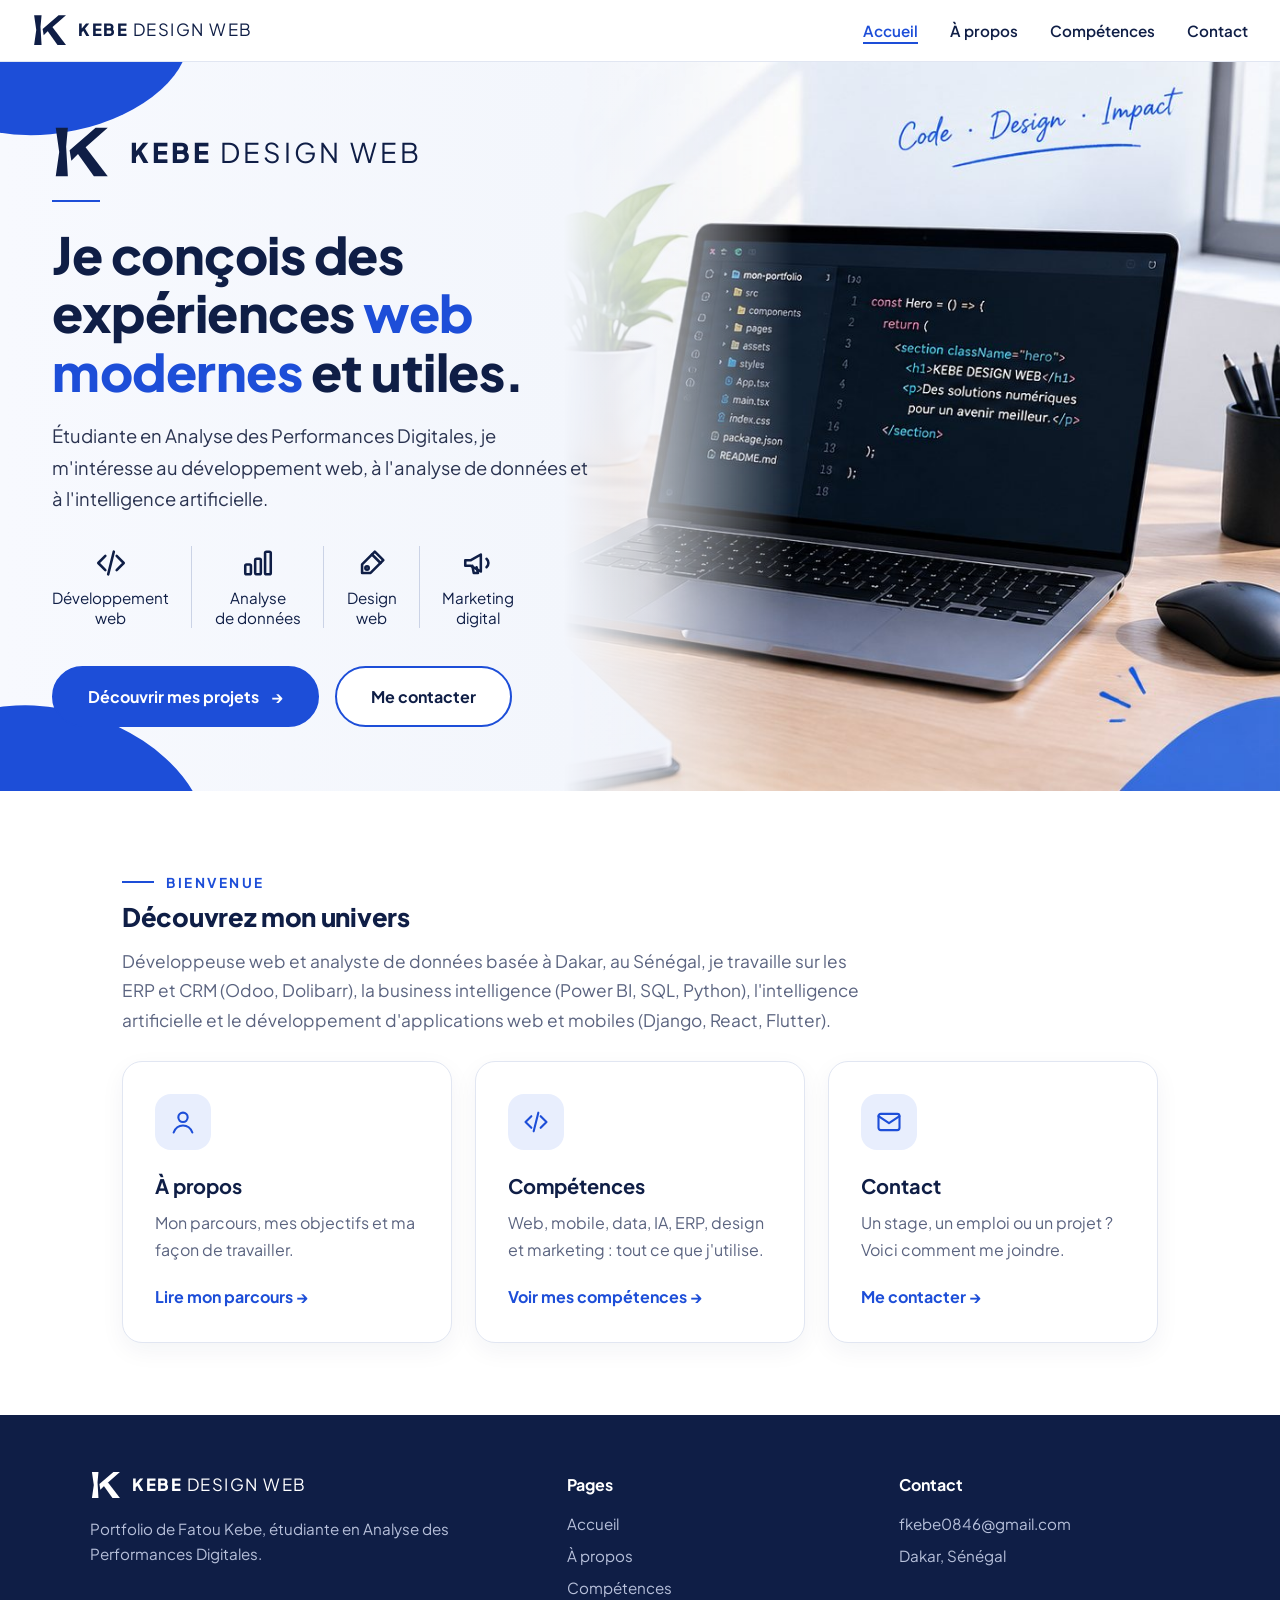
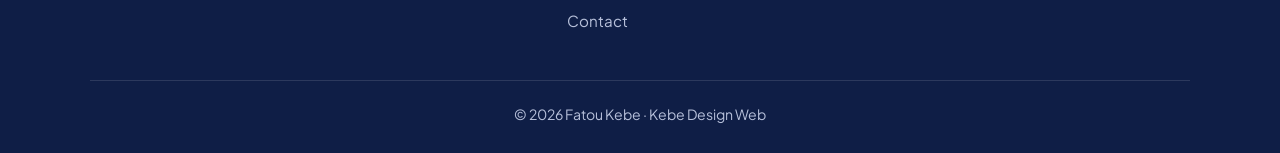
<file: index.html>
<!DOCTYPE html>
<html lang="fr">
<head>
  <meta charset="UTF-8">
  <meta name="viewport" content="width=device-width, initial-scale=1.0">
  <title>Fatou Kebe · Développeuse web, analyste de données et ERP Odoo à Dakar</title>
  <meta name="description" content="Portfolio de Fatou Kebe, développeuse web et analyste de données à Dakar (Sénégal) : Odoo, Dolibarr, Power BI, Python, Django, React, intelligence artificielle et marketing digital.">
  <meta name="author" content="Fatou Kebe">
  <meta name="robots" content="index, follow">
  <link rel="canonical" href="https://kebe-design-web.github.io/mon-portfolio/">
  <meta property="og:type" content="website">
  <meta property="og:locale" content="fr_FR">
  <meta property="og:site_name" content="Kebe Design Web">
  <meta property="og:title" content="Fatou Kebe · Développeuse web, analyste de données et ERP Odoo à Dakar">
  <meta property="og:description" content="Portfolio de Fatou Kebe, développeuse web et analyste de données à Dakar (Sénégal) : Odoo, Dolibarr, Power BI, Python, Django, React, intelligence artificielle et marketing digital.">
  <meta property="og:url" content="https://kebe-design-web.github.io/mon-portfolio/">
  <meta property="og:image" content="https://kebe-design-web.github.io/mon-portfolio/images/apercu-partage.jpg">
  <meta property="og:image:width" content="1200">
  <meta property="og:image:height" content="630">
  <meta name="twitter:card" content="summary_large_image">
  <link rel="icon" href="images/logo-k.svg" type="image/svg+xml">
  <script type="application/ld+json">{"@context": "https://schema.org", "@type": "Person", "name": "Fatou Kebe", "url": "https://kebe-design-web.github.io/mon-portfolio/", "email": "mailto:fkebe0846@gmail.com", "jobTitle": "Développeuse web et analyste de données", "address": {"@type": "PostalAddress", "addressLocality": "Dakar", "addressCountry": "SN"}, "sameAs": ["https://github.com/Kebe-design-web"], "knowsAbout": ["Odoo", "Dolibarr", "ERP", "CRM", "Power BI", "Analyse de données", "Python", "SQL", "Intelligence artificielle", "Machine learning", "Django", "React", "Flutter", "PostgreSQL", "Figma", "SEO", "Marketing digital"]}</script>
  <link rel="preconnect" href="https://fonts.googleapis.com">
  <link rel="preconnect" href="https://fonts.gstatic.com" crossorigin>
  <link href="https://fonts.googleapis.com/css2?family=Plus+Jakarta+Sans:wght@400;500;600;700;800&family=Caveat:wght@500;700&display=swap" rel="stylesheet">
  <link rel="stylesheet" href="style.css">
</head>
<body>

  <nav>
    <a href="index.html" class="logo"><img src="images/logo-k.svg" alt="" width="34" height="32"><span><b>KEBE</b> DESIGN WEB</span></a>
    <ul id="nav-links">
      <li><a href="index.html" aria-current="page">Accueil</a></li>
      <li><a href="about.html">À propos</a></li>
      <li><a href="competences.html">Compétences</a></li>
      <li><a href="contact.html">Contact</a></li>
    </ul>
    <div class="burger" id="burger" role="button" tabindex="0" aria-label="Ouvrir le menu">
      <span></span>
      <span></span>
      <span></span>
    </div>
  </nav>
  <!-- ===================== BANNIÈRE D'ACCUEIL ===================== -->
  <header class="hero" id="accueil">
    <div class="hero-photo" aria-hidden="true"></div>
    <div class="hero-content">
      <div class="hero-brand"><img src="images/logo-k.svg" alt="" width="56" height="52"><span><b>KEBE</b> DESIGN WEB</span></div>
      <h1>Je conçois des expériences <span class="blue">web modernes</span> et utiles.</h1>
      <p class="hero-sub">Étudiante en Analyse des Performances Digitales, je m'intéresse au développement web, à l'analyse de données et à l'intelligence artificielle.</p>
      <ul class="hero-domains">
        <li><svg viewBox="0 0 24 24" fill="none" stroke="currentColor" stroke-width="1.8" stroke-linecap="round" stroke-linejoin="round" aria-hidden="true"><path d="M8 7l-5 5 5 5M16 7l5 5-5 5M14 4l-4 16"/></svg>Développement<br>web</li>
        <li><svg viewBox="0 0 24 24" fill="none" stroke="currentColor" stroke-width="1.8" stroke-linecap="round" stroke-linejoin="round" aria-hidden="true"><rect x="3" y="13" width="4" height="7" rx="1"/><rect x="10" y="9" width="4" height="11" rx="1"/><rect x="17" y="4" width="4" height="16" rx="1"/></svg>Analyse<br>de données</li>
        <li><svg viewBox="0 0 24 24" fill="none" stroke="currentColor" stroke-width="1.8" stroke-linecap="round" stroke-linejoin="round" aria-hidden="true"><path d="M14 4l6 6-9 9H5v-6z"/><path d="M12 6l6 6"/><circle cx="8.5" cy="15.5" r="1.2"/></svg>Design<br>web</li>
        <li><svg viewBox="0 0 24 24" fill="none" stroke="currentColor" stroke-width="1.8" stroke-linecap="round" stroke-linejoin="round" aria-hidden="true"><path d="M3 10v4h4l7 4V6L7 10z"/><path d="M18 9a4 4 0 0 1 0 6"/><path d="M8 14l1 5h3l-1-4"/></svg>Marketing<br>digital</li>
      </ul>
      <div class="hero-btns">
        <a href="https://github.com/Kebe-design-web" class="btn" target="_blank" rel="noopener">Découvrir mes projets <span class="arrow">→</span></a>
        <a href="contact.html" class="btn btn-outline">Me contacter</a>
      </div>
    </div>
  </header>

  <section class="home-intro fade-in">
    <span class="pb-kicker">Bienvenue</span>
    <h2>Découvrez mon univers</h2>
    <p class="home-lead">Développeuse web et analyste de données basée à Dakar, au Sénégal, je travaille sur les ERP et CRM (Odoo, Dolibarr), la business intelligence (Power BI, SQL, Python), l'intelligence artificielle et le développement d'applications web et mobiles (Django, React, Flutter).</p>
    <div class="home-cards">
      <a class="home-card" href="about.html">
        <span class="hc-icon"><svg viewBox="0 0 24 24" fill="none" stroke="currentColor" stroke-width="1.8" stroke-linecap="round" stroke-linejoin="round"><circle cx="12" cy="8" r="4"/><path d="M4 21c1.5-4 4.5-6 8-6s6.5 2 8 6"/></svg></span>
        <h3>À propos</h3>
        <p>Mon parcours, mes objectifs et ma façon de travailler.</p>
        <span class="hc-link">Lire mon parcours <span class="arrow">→</span></span>
      </a>
      <a class="home-card" href="competences.html">
        <span class="hc-icon"><svg viewBox="0 0 24 24" fill="none" stroke="currentColor" stroke-width="1.8" stroke-linecap="round" stroke-linejoin="round"><path d="M8 7l-5 5 5 5M16 7l5 5-5 5M14 4l-4 16"/></svg></span>
        <h3>Compétences</h3>
        <p>Web, mobile, data, IA, ERP, design et marketing : tout ce que j'utilise.</p>
        <span class="hc-link">Voir mes compétences <span class="arrow">→</span></span>
      </a>
      <a class="home-card" href="contact.html">
        <span class="hc-icon"><svg viewBox="0 0 24 24" fill="none" stroke="currentColor" stroke-width="1.8" stroke-linecap="round" stroke-linejoin="round"><rect x="3" y="5" width="18" height="14" rx="2"/><path d="M3 7l9 6 9-6"/></svg></span>
        <h3>Contact</h3>
        <p>Un stage, un emploi ou un projet ? Voici comment me joindre.</p>
        <span class="hc-link">Me contacter <span class="arrow">→</span></span>
      </a>
    </div>
  </section>

  <footer>
    <div class="footer-inner">
      <div class="footer-brand">
        <a href="index.html" class="logo logo-light"><img src="images/logo-k-blanc.svg" alt="" width="30" height="28"><span><b>KEBE</b> DESIGN WEB</span></a>
        <p>Portfolio de Fatou Kebe, étudiante en Analyse des Performances Digitales.</p>
      </div>
      <div>
        <h3>Pages</h3>
        <ul><li><a href="index.html">Accueil</a></li><li><a href="about.html">À propos</a></li><li><a href="competences.html">Compétences</a></li><li><a href="contact.html">Contact</a></li></ul>
      </div>
      <div>
        <h3>Contact</h3>
        <ul><li><a href="mailto:fkebe0846@gmail.com">fkebe0846@gmail.com</a></li><li>Dakar, Sénégal</li></ul>
      </div>
    </div>
    <p class="footer-bottom">&copy; <span id="year">2026</span> Fatou Kebe · Kebe Design Web</p>
  </footer>

  <script src="script.js"></script>
</body>
</html>
</file>
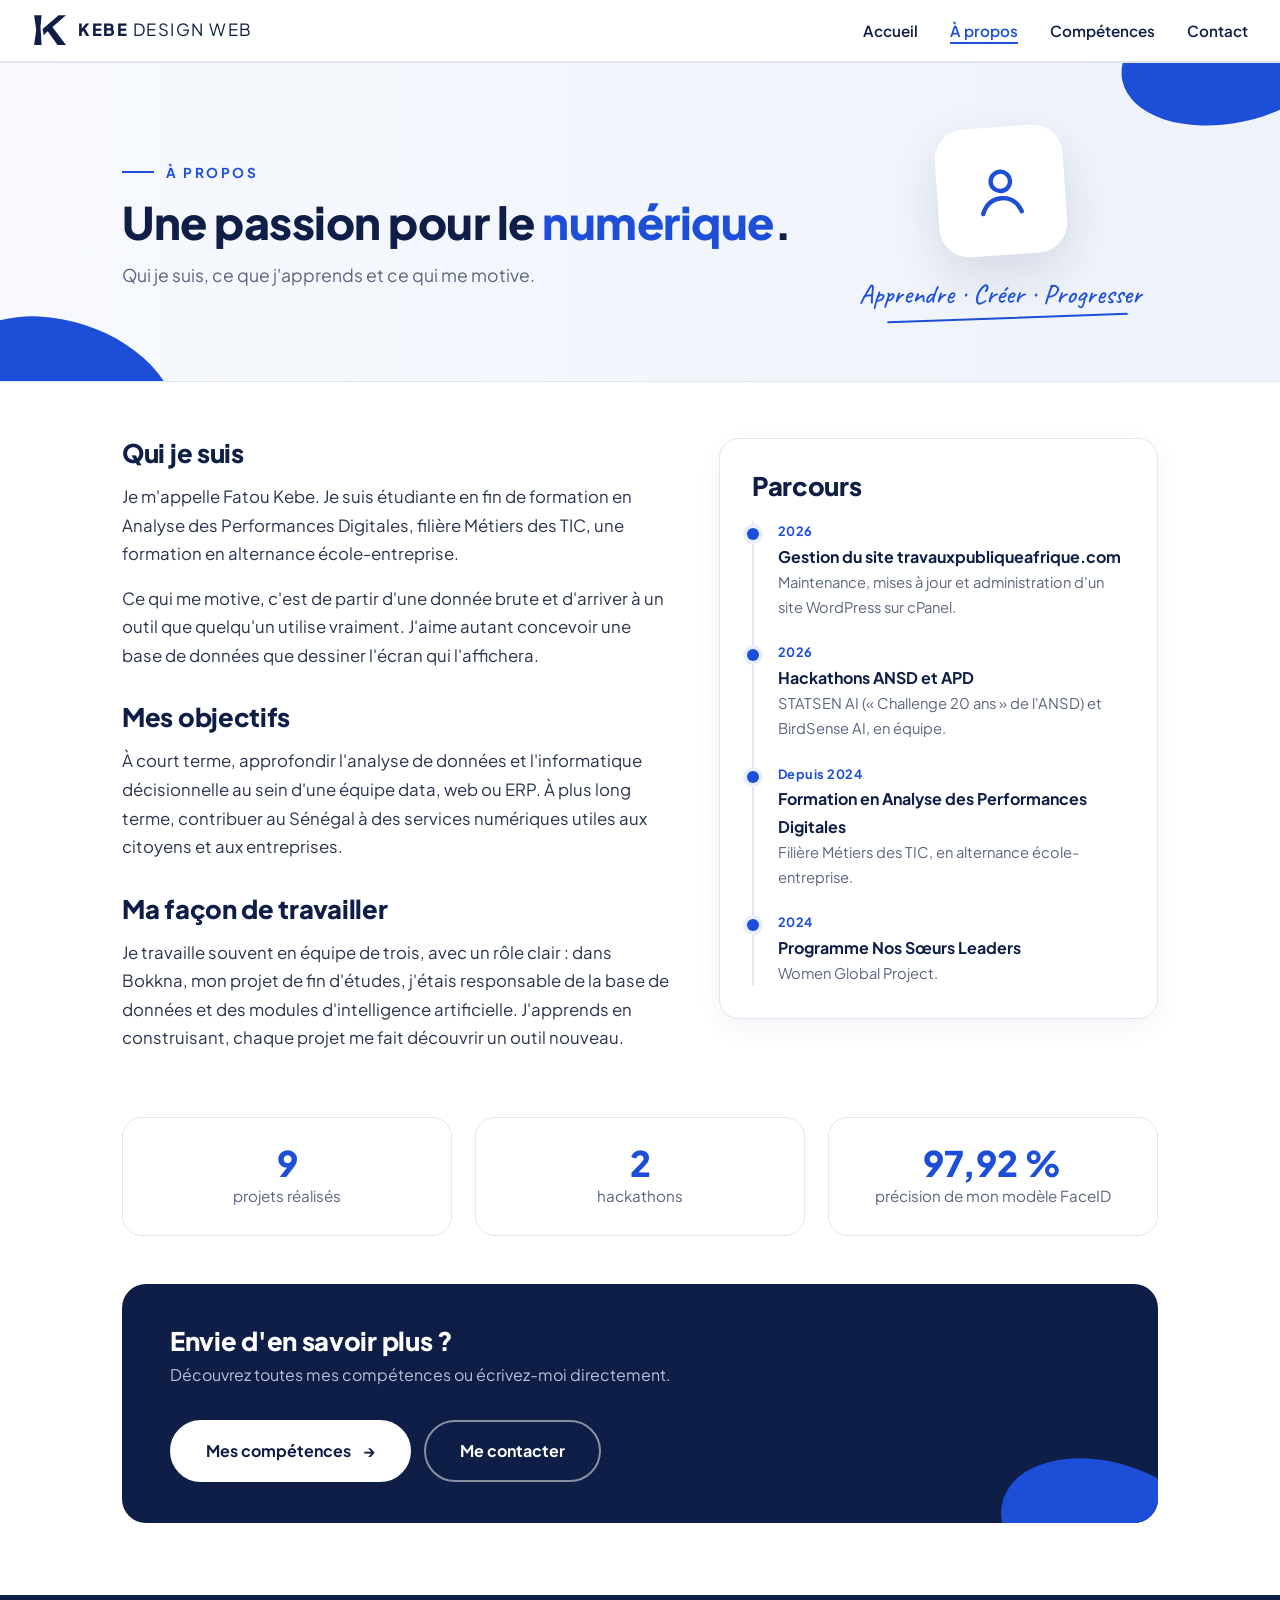
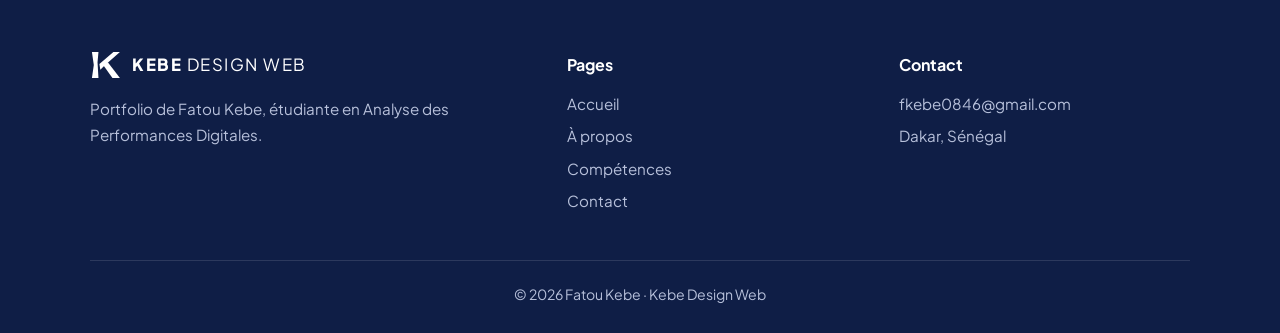
<file: about.html>
<!DOCTYPE html>
<html lang="fr">
<head>
  <meta charset="UTF-8">
  <meta name="viewport" content="width=device-width, initial-scale=1.0">
  <title>À propos de Fatou Kebe · Analyste des performances digitales à Dakar</title>
  <meta name="description" content="Parcours de Fatou Kebe, étudiante en Analyse des Performances Digitales à Dakar : data, intelligence artificielle, développement web, ERP Odoo et hackathons.">
  <meta name="author" content="Fatou Kebe">
  <meta name="robots" content="index, follow">
  <link rel="canonical" href="https://kebe-design-web.github.io/mon-portfolio/about.html">
  <meta property="og:type" content="website">
  <meta property="og:locale" content="fr_FR">
  <meta property="og:site_name" content="Kebe Design Web">
  <meta property="og:title" content="À propos de Fatou Kebe · Analyste des performances digitales à Dakar">
  <meta property="og:description" content="Parcours de Fatou Kebe, étudiante en Analyse des Performances Digitales à Dakar : data, intelligence artificielle, développement web, ERP Odoo et hackathons.">
  <meta property="og:url" content="https://kebe-design-web.github.io/mon-portfolio/about.html">
  <meta property="og:image" content="https://kebe-design-web.github.io/mon-portfolio/images/apercu-partage.jpg">
  <meta property="og:image:width" content="1200">
  <meta property="og:image:height" content="630">
  <meta name="twitter:card" content="summary_large_image">
  <link rel="icon" href="images/logo-k.svg" type="image/svg+xml">
  <link rel="preconnect" href="https://fonts.googleapis.com">
  <link rel="preconnect" href="https://fonts.gstatic.com" crossorigin>
  <link href="https://fonts.googleapis.com/css2?family=Plus+Jakarta+Sans:wght@400;500;600;700;800&family=Caveat:wght@500;700&display=swap" rel="stylesheet">
  <link rel="stylesheet" href="style.css">
</head>
<body>

  <nav>
    <a href="index.html" class="logo"><img src="images/logo-k.svg" alt="" width="34" height="32"><span><b>KEBE</b> DESIGN WEB</span></a>
    <ul id="nav-links">
      <li><a href="index.html">Accueil</a></li>
      <li><a href="about.html" aria-current="page">À propos</a></li>
      <li><a href="competences.html">Compétences</a></li>
      <li><a href="contact.html">Contact</a></li>
    </ul>
    <div class="burger" id="burger" role="button" tabindex="0" aria-label="Ouvrir le menu">
      <span></span>
      <span></span>
      <span></span>
    </div>
  </nav>

  <header class="page-banner">
    <div class="pb-inner">
      <div class="pb-text">
        <span class="pb-kicker">À propos</span>
        <h1>Une passion pour le <span class="blue">numérique</span>.</h1>
        <p>Qui je suis, ce que j'apprends et ce qui me motive.</p>
      </div>
      <div class="pb-visual" aria-hidden="true">
        <div class="pb-card"><svg viewBox="0 0 24 24" fill="none" stroke="currentColor" stroke-width="1.8" stroke-linecap="round" stroke-linejoin="round"><circle cx="12" cy="8" r="4"/><path d="M4 21c1.5-4 4.5-6 8-6s6.5 2 8 6"/></svg></div>
        <span class="pb-hand">Apprendre · Créer · Progresser</span>
      </div>
    </div>
  </header>

  <section class="fade-in">
    <div class="about-grid">
      <div class="about-text">
        <h2>Qui je suis</h2>
        <p>Je m'appelle Fatou Kebe. Je suis étudiante en fin de formation en Analyse des Performances Digitales, filière Métiers des TIC, une formation en alternance école-entreprise.</p>
        <p>Ce qui me motive, c'est de partir d'une donnée brute et d'arriver à un outil que quelqu'un utilise vraiment. J'aime autant concevoir une base de données que dessiner l'écran qui l'affichera.</p>
        <h2>Mes objectifs</h2>
        <p>À court terme, approfondir l'analyse de données et l'informatique décisionnelle au sein d'une équipe data, web ou ERP. À plus long terme, contribuer au Sénégal à des services numériques utiles aux citoyens et aux entreprises.</p>
        <h2>Ma façon de travailler</h2>
        <p>Je travaille souvent en équipe de trois, avec un rôle clair : dans Bokkna, mon projet de fin d'études, j'étais responsable de la base de données et des modules d'intelligence artificielle. J'apprends en construisant, chaque projet me fait découvrir un outil nouveau.</p>
      </div>
      <aside class="about-side">
        <h2>Parcours</h2>
        <ul class="timeline">
          <li><span class="yr">2026</span><b>Gestion du site travauxpubliqueafrique.com</b><p>Maintenance, mises à jour et administration d'un site WordPress sur cPanel.</p></li>
          <li><span class="yr">2026</span><b>Hackathons ANSD et APD</b><p>STATSEN AI (« Challenge 20 ans » de l'ANSD) et BirdSense AI, en équipe.</p></li>
          <li><span class="yr">Depuis 2024</span><b>Formation en Analyse des Performances Digitales</b><p>Filière Métiers des TIC, en alternance école-entreprise.</p></li>
          <li><span class="yr">2024</span><b>Programme Nos Sœurs Leaders</b><p>Women Global Project.</p></li>
        </ul>
      </aside>
    </div>
    <div class="facts">
      <div><b>9</b><span>projets réalisés</span></div>
      <div><b>2</b><span>hackathons</span></div>
      <div><b>97,92&nbsp;%</b><span>précision de mon modèle FaceID</span></div>
    </div>
    <div class="cta-band">
      <div><h2>Envie d'en savoir plus ?</h2><p>Découvrez toutes mes compétences ou écrivez-moi directement.</p></div>
      <div class="cta-btns"><a class="btn btn-white" href="competences.html">Mes compétences <span class="arrow">→</span></a><a class="btn btn-ghost-light" href="contact.html">Me contacter</a></div>
    </div>
  </section>

  <footer>
    <div class="footer-inner">
      <div class="footer-brand">
        <a href="index.html" class="logo logo-light"><img src="images/logo-k-blanc.svg" alt="" width="30" height="28"><span><b>KEBE</b> DESIGN WEB</span></a>
        <p>Portfolio de Fatou Kebe, étudiante en Analyse des Performances Digitales.</p>
      </div>
      <div>
        <h3>Pages</h3>
        <ul><li><a href="index.html">Accueil</a></li><li><a href="about.html">À propos</a></li><li><a href="competences.html">Compétences</a></li><li><a href="contact.html">Contact</a></li></ul>
      </div>
      <div>
        <h3>Contact</h3>
        <ul><li><a href="mailto:fkebe0846@gmail.com">fkebe0846@gmail.com</a></li><li>Dakar, Sénégal</li></ul>
      </div>
    </div>
    <p class="footer-bottom">&copy; <span id="year">2026</span> Fatou Kebe · Kebe Design Web</p>
  </footer>

  <script src="script.js"></script>
</body>
</html>
</file>
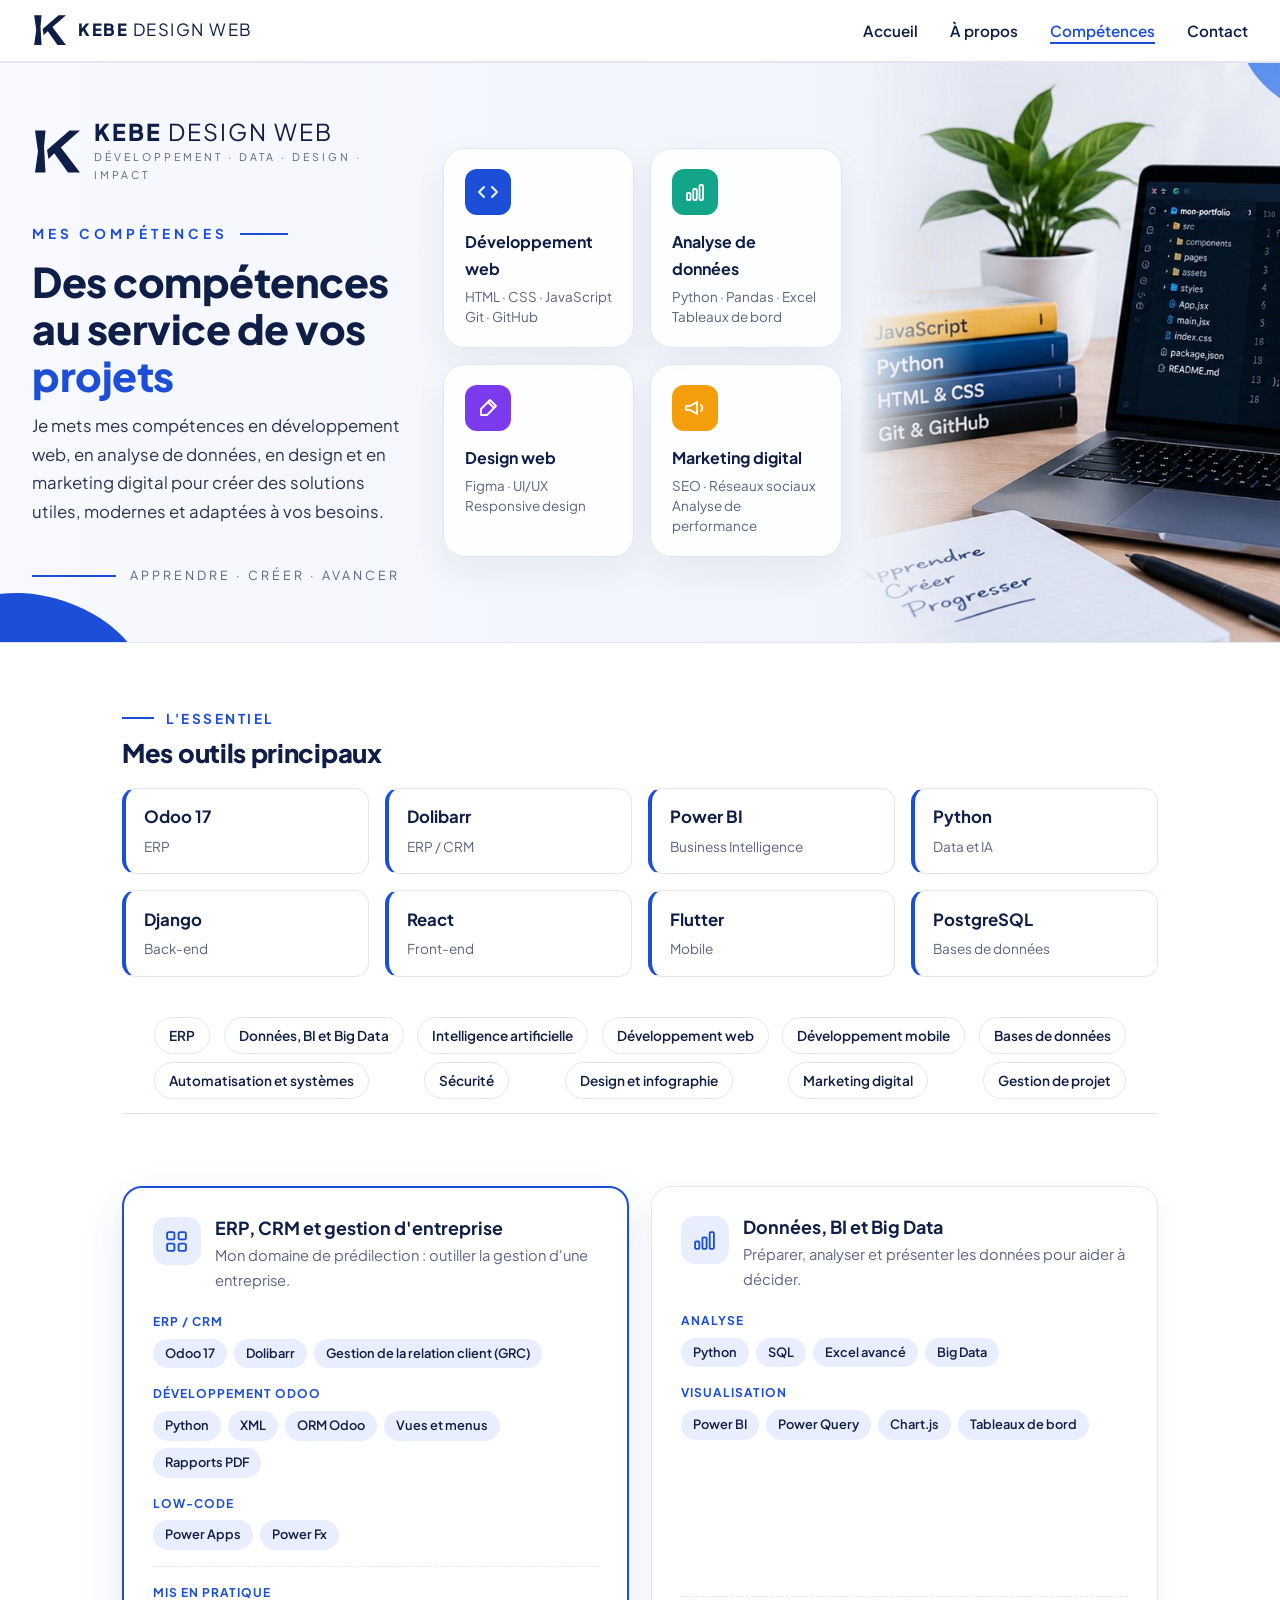
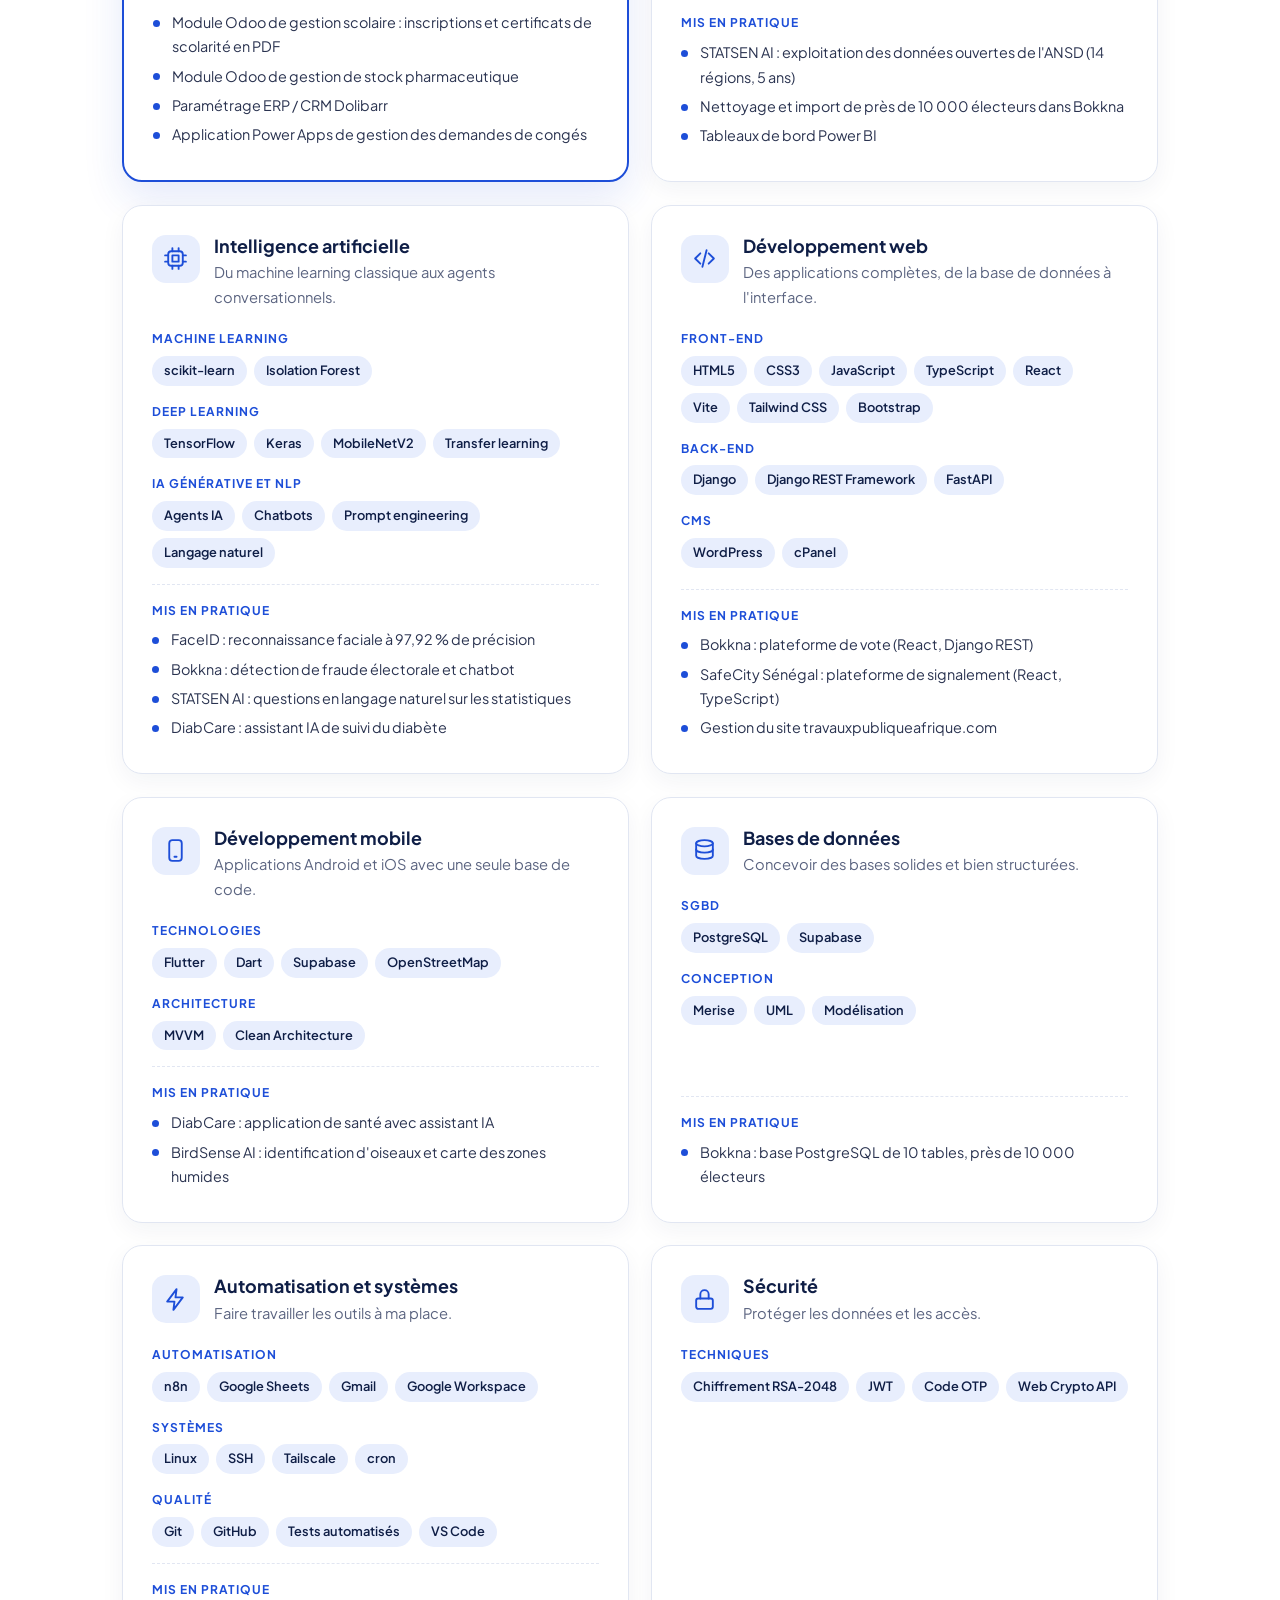
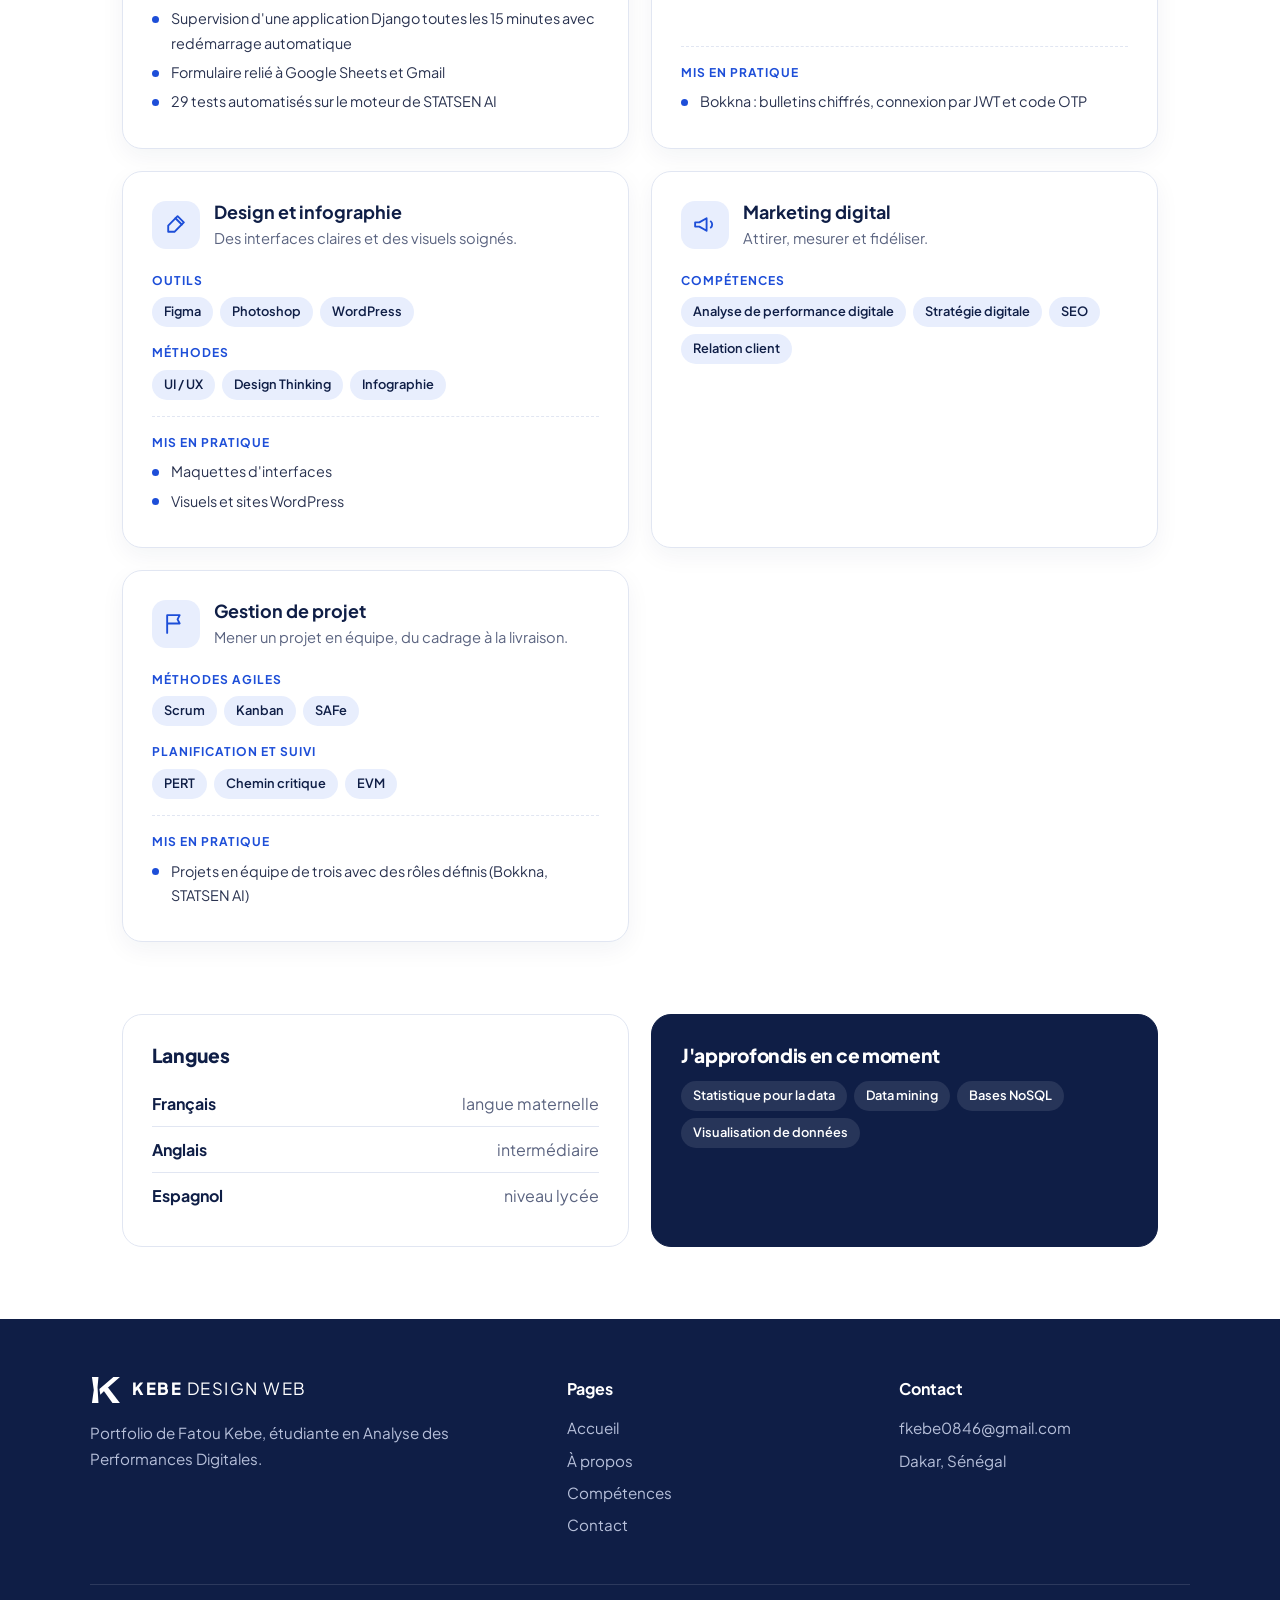
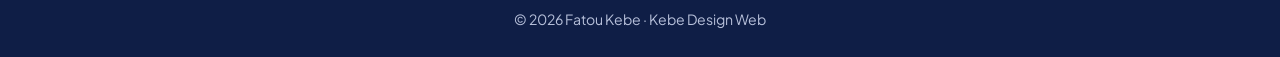
<file: competences.html>
<!DOCTYPE html>
<html lang="fr">
<head>
  <meta charset="UTF-8">
  <meta name="viewport" content="width=device-width, initial-scale=1.0">
  <title>Compétences · Odoo, Dolibarr, Power BI, Python, Django, React · Fatou Kebe</title>
  <meta name="description" content="Compétences informatiques de Fatou Kebe : ERP Odoo et Dolibarr, CRM, Power BI, analyse de données, Python, SQL, intelligence artificielle, Django, React, Flutter, Figma et SEO.">
  <meta name="author" content="Fatou Kebe">
  <meta name="robots" content="index, follow">
  <link rel="canonical" href="https://kebe-design-web.github.io/mon-portfolio/competences.html">
  <meta property="og:type" content="website">
  <meta property="og:locale" content="fr_FR">
  <meta property="og:site_name" content="Kebe Design Web">
  <meta property="og:title" content="Compétences · Odoo, Dolibarr, Power BI, Python, Django, React · Fatou Kebe">
  <meta property="og:description" content="Compétences informatiques de Fatou Kebe : ERP Odoo et Dolibarr, CRM, Power BI, analyse de données, Python, SQL, intelligence artificielle, Django, React, Flutter, Figma et SEO.">
  <meta property="og:url" content="https://kebe-design-web.github.io/mon-portfolio/competences.html">
  <meta property="og:image" content="https://kebe-design-web.github.io/mon-portfolio/images/apercu-partage.jpg">
  <meta property="og:image:width" content="1200">
  <meta property="og:image:height" content="630">
  <meta name="twitter:card" content="summary_large_image">
  <link rel="icon" href="images/logo-k.svg" type="image/svg+xml">
  <link rel="preconnect" href="https://fonts.googleapis.com">
  <link rel="preconnect" href="https://fonts.gstatic.com" crossorigin>
  <link href="https://fonts.googleapis.com/css2?family=Plus+Jakarta+Sans:wght@400;500;600;700;800&family=Caveat:wght@500;700&display=swap" rel="stylesheet">
  <link rel="stylesheet" href="style.css">
</head>
<body>

  <nav>
    <a href="index.html" class="logo"><img src="images/logo-k.svg" alt="" width="34" height="32"><span><b>KEBE</b> DESIGN WEB</span></a>
    <ul id="nav-links">
      <li><a href="index.html">Accueil</a></li>
      <li><a href="about.html">À propos</a></li>
      <li><a href="competences.html" aria-current="page">Compétences</a></li>
      <li><a href="contact.html">Contact</a></li>
    </ul>
    <div class="burger" id="burger" role="button" tabindex="0" aria-label="Ouvrir le menu">
      <span></span>
      <span></span>
      <span></span>
    </div>
  </nav>

  <header class="skills-hero page-banner">
    <div class="skh-photo" aria-hidden="true"></div>
    <div class="skh-inner">
      <div class="skh-text pb-text">
        <div class="skh-brand"><img src="images/logo-k.svg" alt="" width="48" height="45"><div><span><b>KEBE</b> DESIGN WEB</span><small>Développement · Data · Design · Impact</small></div></div>
        <span class="pb-kicker skh-kicker">Mes compétences</span>
        <h1>Des compétences au service de vos <span class="blue">projets</span></h1>
        <p>Je mets mes compétences en développement web, en analyse de données, en design et en marketing digital pour créer des solutions utiles, modernes et adaptées à vos besoins.</p>
        <span class="skh-motto">Apprendre · Créer · Avancer</span>
      </div>
      <div class="skh-cards pb-visual">
        <div class="skh-card"><span class="skh-ic" style="background:#1D4ED8"><svg viewBox="0 0 24 24" fill="none" stroke="currentColor" stroke-width="1.8" stroke-linecap="round" stroke-linejoin="round"><path d="M8 7l-5 5 5 5M16 7l5 5-5 5"/></svg></span><h3>Développement web</h3><p>HTML · CSS · JavaScript<br>Git · GitHub</p></div>
        <div class="skh-card"><span class="skh-ic" style="background:#12A58A"><svg viewBox="0 0 24 24" fill="none" stroke="currentColor" stroke-width="1.8" stroke-linecap="round" stroke-linejoin="round"><rect x="4" y="13" width="3.5" height="7" rx="1"/><rect x="10.25" y="9" width="3.5" height="11" rx="1"/><rect x="16.5" y="5" width="3.5" height="15" rx="1"/></svg></span><h3>Analyse de données</h3><p>Python · Pandas · Excel<br>Tableaux de bord</p></div>
        <div class="skh-card"><span class="skh-ic" style="background:#7C3AED"><svg viewBox="0 0 24 24" fill="none" stroke="currentColor" stroke-width="1.8" stroke-linecap="round" stroke-linejoin="round"><path d="M14 4l6 6-9 9H5v-6z"/><path d="M12 6l6 6"/></svg></span><h3>Design web</h3><p>Figma · UI/UX<br>Responsive design</p></div>
        <div class="skh-card"><span class="skh-ic" style="background:#F59E0B"><svg viewBox="0 0 24 24" fill="none" stroke="currentColor" stroke-width="1.8" stroke-linecap="round" stroke-linejoin="round"><path d="M3 10v4h4l7 4V6L7 10z"/><path d="M18 9a4 4 0 0 1 0 6"/></svg></span><h3>Marketing digital</h3><p>SEO · Réseaux sociaux<br>Analyse de performance</p></div>
      </div>
    </div>
  </header>

  <section class="fade-in">
    <span class="pb-kicker">L'essentiel</span>
    <h2 class="sec-title">Mes outils principaux</h2>
    <ul class="key-skills"><li><b>Odoo 17</b><span>ERP</span></li><li><b>Dolibarr</b><span>ERP / CRM</span></li><li><b>Power BI</b><span>Business Intelligence</span></li><li><b>Python</b><span>Data et IA</span></li><li><b>Django</b><span>Back-end</span></li><li><b>React</b><span>Front-end</span></li><li><b>Flutter</b><span>Mobile</span></li><li><b>PostgreSQL</b><span>Bases de données</span></li></ul>
    <nav class="jump" aria-label="Aller à un domaine"><a href="#erp">ERP</a><a href="#data">Données, BI et Big Data</a><a href="#ia">Intelligence artificielle</a><a href="#web">Développement web</a><a href="#mobile">Développement mobile</a><a href="#bdd">Bases de données</a><a href="#auto">Automatisation et systèmes</a><a href="#secu">Sécurité</a><a href="#design">Design et infographie</a><a href="#marketing">Marketing digital</a><a href="#projet">Gestion de projet</a></nav>
  </section>

  <section class="fade-in">
    <div class="skill-domains two">
      <article class="skill-domain" id="erp">
        <div class="sd-head"><span class="sd-icon"><svg viewBox="0 0 24 24" fill="none" stroke="currentColor" stroke-width="1.8" stroke-linecap="round" stroke-linejoin="round"><rect x="3" y="3" width="7" height="7" rx="1.5"/><rect x="14" y="3" width="7" height="7" rx="1.5"/><rect x="3" y="14" width="7" height="7" rx="1.5"/><rect x="14" y="14" width="7" height="7" rx="1.5"/></svg></span><div><h3>ERP, CRM et gestion d'entreprise</h3><p>Mon domaine de prédilection : outiller la gestion d'une entreprise.</p></div></div>
        <div class="sd-group"><span class="sd-label">ERP / CRM</span><ul class="tags"><li>Odoo 17</li><li>Dolibarr</li><li>Gestion de la relation client (GRC)</li></ul></div><div class="sd-group"><span class="sd-label">Développement Odoo</span><ul class="tags"><li>Python</li><li>XML</li><li>ORM Odoo</li><li>Vues et menus</li><li>Rapports PDF</li></ul></div><div class="sd-group"><span class="sd-label">Low-code</span><ul class="tags"><li>Power Apps</li><li>Power Fx</li></ul></div><div class="sd-real"><span class="sd-label">Mis en pratique</span><ul><li>Module Odoo de gestion scolaire : inscriptions et certificats de scolarité en PDF</li><li>Module Odoo de gestion de stock pharmaceutique</li><li>Paramétrage ERP / CRM Dolibarr</li><li>Application Power Apps de gestion des demandes de congés</li></ul></div>
      </article>
      <article class="skill-domain" id="data">
        <div class="sd-head"><span class="sd-icon"><svg viewBox="0 0 24 24" fill="none" stroke="currentColor" stroke-width="1.8" stroke-linecap="round" stroke-linejoin="round"><rect x="3" y="13" width="4" height="7" rx="1"/><rect x="10" y="9" width="4" height="11" rx="1"/><rect x="17" y="4" width="4" height="16" rx="1"/></svg></span><div><h3>Données, BI et Big Data</h3><p>Préparer, analyser et présenter les données pour aider à décider.</p></div></div>
        <div class="sd-group"><span class="sd-label">Analyse</span><ul class="tags"><li>Python</li><li>SQL</li><li>Excel avancé</li><li>Big Data</li></ul></div><div class="sd-group"><span class="sd-label">Visualisation</span><ul class="tags"><li>Power BI</li><li>Power Query</li><li>Chart.js</li><li>Tableaux de bord</li></ul></div><div class="sd-real"><span class="sd-label">Mis en pratique</span><ul><li>STATSEN AI : exploitation des données ouvertes de l'ANSD (14 régions, 5 ans)</li><li>Nettoyage et import de près de 10 000 électeurs dans Bokkna</li><li>Tableaux de bord Power BI</li></ul></div>
      </article>
      <article class="skill-domain" id="ia">
        <div class="sd-head"><span class="sd-icon"><svg viewBox="0 0 24 24" fill="none" stroke="currentColor" stroke-width="1.8" stroke-linecap="round" stroke-linejoin="round"><rect x="5" y="5" width="14" height="14" rx="3"/><path d="M9 9h6v6H9z"/><path d="M9 2v3M15 2v3M9 19v3M15 19v3M2 9h3M2 15h3M19 9h3M19 15h3"/></svg></span><div><h3>Intelligence artificielle</h3><p>Du machine learning classique aux agents conversationnels.</p></div></div>
        <div class="sd-group"><span class="sd-label">Machine learning</span><ul class="tags"><li>scikit-learn</li><li>Isolation Forest</li></ul></div><div class="sd-group"><span class="sd-label">Deep learning</span><ul class="tags"><li>TensorFlow</li><li>Keras</li><li>MobileNetV2</li><li>Transfer learning</li></ul></div><div class="sd-group"><span class="sd-label">IA générative et NLP</span><ul class="tags"><li>Agents IA</li><li>Chatbots</li><li>Prompt engineering</li><li>Langage naturel</li></ul></div><div class="sd-real"><span class="sd-label">Mis en pratique</span><ul><li>FaceID : reconnaissance faciale à 97,92&nbsp;% de précision</li><li>Bokkna : détection de fraude électorale et chatbot</li><li>STATSEN AI : questions en langage naturel sur les statistiques</li><li>DiabCare : assistant IA de suivi du diabète</li></ul></div>
      </article>
      <article class="skill-domain" id="web">
        <div class="sd-head"><span class="sd-icon"><svg viewBox="0 0 24 24" fill="none" stroke="currentColor" stroke-width="1.8" stroke-linecap="round" stroke-linejoin="round"><path d="M8 7l-5 5 5 5M16 7l5 5-5 5M14 4l-4 16"/></svg></span><div><h3>Développement web</h3><p>Des applications complètes, de la base de données à l'interface.</p></div></div>
        <div class="sd-group"><span class="sd-label">Front-end</span><ul class="tags"><li>HTML5</li><li>CSS3</li><li>JavaScript</li><li>TypeScript</li><li>React</li><li>Vite</li><li>Tailwind CSS</li><li>Bootstrap</li></ul></div><div class="sd-group"><span class="sd-label">Back-end</span><ul class="tags"><li>Django</li><li>Django REST Framework</li><li>FastAPI</li></ul></div><div class="sd-group"><span class="sd-label">CMS</span><ul class="tags"><li>WordPress</li><li>cPanel</li></ul></div><div class="sd-real"><span class="sd-label">Mis en pratique</span><ul><li>Bokkna : plateforme de vote (React, Django REST)</li><li>SafeCity Sénégal : plateforme de signalement (React, TypeScript)</li><li>Gestion du site travauxpubliqueafrique.com</li></ul></div>
      </article>
      <article class="skill-domain" id="mobile">
        <div class="sd-head"><span class="sd-icon"><svg viewBox="0 0 24 24" fill="none" stroke="currentColor" stroke-width="1.8" stroke-linecap="round" stroke-linejoin="round"><rect x="6" y="2" width="12" height="20" rx="3"/><path d="M11 18h2"/></svg></span><div><h3>Développement mobile</h3><p>Applications Android et iOS avec une seule base de code.</p></div></div>
        <div class="sd-group"><span class="sd-label">Technologies</span><ul class="tags"><li>Flutter</li><li>Dart</li><li>Supabase</li><li>OpenStreetMap</li></ul></div><div class="sd-group"><span class="sd-label">Architecture</span><ul class="tags"><li>MVVM</li><li>Clean Architecture</li></ul></div><div class="sd-real"><span class="sd-label">Mis en pratique</span><ul><li>DiabCare : application de santé avec assistant IA</li><li>BirdSense AI : identification d'oiseaux et carte des zones humides</li></ul></div>
      </article>
      <article class="skill-domain" id="bdd">
        <div class="sd-head"><span class="sd-icon"><svg viewBox="0 0 24 24" fill="none" stroke="currentColor" stroke-width="1.8" stroke-linecap="round" stroke-linejoin="round"><ellipse cx="12" cy="5" rx="8" ry="3"/><path d="M4 5v6c0 1.7 3.6 3 8 3s8-1.3 8-3V5"/><path d="M4 11v6c0 1.7 3.6 3 8 3s8-1.3 8-3v-6"/></svg></span><div><h3>Bases de données</h3><p>Concevoir des bases solides et bien structurées.</p></div></div>
        <div class="sd-group"><span class="sd-label">SGBD</span><ul class="tags"><li>PostgreSQL</li><li>Supabase</li></ul></div><div class="sd-group"><span class="sd-label">Conception</span><ul class="tags"><li>Merise</li><li>UML</li><li>Modélisation</li></ul></div><div class="sd-real"><span class="sd-label">Mis en pratique</span><ul><li>Bokkna : base PostgreSQL de 10 tables, près de 10 000 électeurs</li></ul></div>
      </article>
      <article class="skill-domain" id="auto">
        <div class="sd-head"><span class="sd-icon"><svg viewBox="0 0 24 24" fill="none" stroke="currentColor" stroke-width="1.8" stroke-linecap="round" stroke-linejoin="round"><path d="M13 2L4 14h7l-1 8 9-12h-7z"/></svg></span><div><h3>Automatisation et systèmes</h3><p>Faire travailler les outils à ma place.</p></div></div>
        <div class="sd-group"><span class="sd-label">Automatisation</span><ul class="tags"><li>n8n</li><li>Google Sheets</li><li>Gmail</li><li>Google Workspace</li></ul></div><div class="sd-group"><span class="sd-label">Systèmes</span><ul class="tags"><li>Linux</li><li>SSH</li><li>Tailscale</li><li>cron</li></ul></div><div class="sd-group"><span class="sd-label">Qualité</span><ul class="tags"><li>Git</li><li>GitHub</li><li>Tests automatisés</li><li>VS Code</li></ul></div><div class="sd-real"><span class="sd-label">Mis en pratique</span><ul><li>Supervision d'une application Django toutes les 15 minutes avec redémarrage automatique</li><li>Formulaire relié à Google Sheets et Gmail</li><li>29 tests automatisés sur le moteur de STATSEN AI</li></ul></div>
      </article>
      <article class="skill-domain" id="secu">
        <div class="sd-head"><span class="sd-icon"><svg viewBox="0 0 24 24" fill="none" stroke="currentColor" stroke-width="1.8" stroke-linecap="round" stroke-linejoin="round"><rect x="4" y="11" width="16" height="10" rx="2"/><path d="M8 11V7a4 4 0 0 1 8 0v4"/></svg></span><div><h3>Sécurité</h3><p>Protéger les données et les accès.</p></div></div>
        <div class="sd-group"><span class="sd-label">Techniques</span><ul class="tags"><li>Chiffrement RSA-2048</li><li>JWT</li><li>Code OTP</li><li>Web Crypto API</li></ul></div><div class="sd-real"><span class="sd-label">Mis en pratique</span><ul><li>Bokkna : bulletins chiffrés, connexion par JWT et code OTP</li></ul></div>
      </article>
      <article class="skill-domain" id="design">
        <div class="sd-head"><span class="sd-icon"><svg viewBox="0 0 24 24" fill="none" stroke="currentColor" stroke-width="1.8" stroke-linecap="round" stroke-linejoin="round"><path d="M14 4l6 6-9 9H5v-6z"/><path d="M12 6l6 6"/></svg></span><div><h3>Design et infographie</h3><p>Des interfaces claires et des visuels soignés.</p></div></div>
        <div class="sd-group"><span class="sd-label">Outils</span><ul class="tags"><li>Figma</li><li>Photoshop</li><li>WordPress</li></ul></div><div class="sd-group"><span class="sd-label">Méthodes</span><ul class="tags"><li>UI / UX</li><li>Design Thinking</li><li>Infographie</li></ul></div><div class="sd-real"><span class="sd-label">Mis en pratique</span><ul><li>Maquettes d'interfaces</li><li>Visuels et sites WordPress</li></ul></div>
      </article>
      <article class="skill-domain" id="marketing">
        <div class="sd-head"><span class="sd-icon"><svg viewBox="0 0 24 24" fill="none" stroke="currentColor" stroke-width="1.8" stroke-linecap="round" stroke-linejoin="round"><path d="M3 10v4h4l7 4V6L7 10z"/><path d="M18 9a4 4 0 0 1 0 6"/></svg></span><div><h3>Marketing digital</h3><p>Attirer, mesurer et fidéliser.</p></div></div>
        <div class="sd-group"><span class="sd-label">Compétences</span><ul class="tags"><li>Analyse de performance digitale</li><li>Stratégie digitale</li><li>SEO</li><li>Relation client</li></ul></div>
      </article>
      <article class="skill-domain" id="projet">
        <div class="sd-head"><span class="sd-icon"><svg viewBox="0 0 24 24" fill="none" stroke="currentColor" stroke-width="1.8" stroke-linecap="round" stroke-linejoin="round"><path d="M4 21V4h12l-2 4 2 4H4"/></svg></span><div><h3>Gestion de projet</h3><p>Mener un projet en équipe, du cadrage à la livraison.</p></div></div>
        <div class="sd-group"><span class="sd-label">Méthodes agiles</span><ul class="tags"><li>Scrum</li><li>Kanban</li><li>SAFe</li></ul></div><div class="sd-group"><span class="sd-label">Planification et suivi</span><ul class="tags"><li>PERT</li><li>Chemin critique</li><li>EVM</li></ul></div><div class="sd-real"><span class="sd-label">Mis en pratique</span><ul><li>Projets en équipe de trois avec des rôles définis (Bokkna, STATSEN AI)</li></ul></div>
      </article>
    </div>
  </section>

  <section class="fade-in">
    <div class="skills-extra">
      <div class="extra-card">
        <h2>Langues</h2>
        <ul class="langs">
          <li><b>Français</b><span>langue maternelle</span></li>
          <li><b>Anglais</b><span>intermédiaire</span></li>
          <li><b>Espagnol</b><span>niveau lycée</span></li>
        </ul>
      </div>
      <div class="extra-card dark">
        <h2>J'approfondis en ce moment</h2>
        <ul class="tags"><li>Statistique pour la data</li><li>Data mining</li><li>Bases NoSQL</li><li>Visualisation de données</li></ul>
      </div>
    </div>
  </section>

  <footer>
    <div class="footer-inner">
      <div class="footer-brand">
        <a href="index.html" class="logo logo-light"><img src="images/logo-k-blanc.svg" alt="" width="30" height="28"><span><b>KEBE</b> DESIGN WEB</span></a>
        <p>Portfolio de Fatou Kebe, étudiante en Analyse des Performances Digitales.</p>
      </div>
      <div>
        <h3>Pages</h3>
        <ul><li><a href="index.html">Accueil</a></li><li><a href="about.html">À propos</a></li><li><a href="competences.html">Compétences</a></li><li><a href="contact.html">Contact</a></li></ul>
      </div>
      <div>
        <h3>Contact</h3>
        <ul><li><a href="mailto:fkebe0846@gmail.com">fkebe0846@gmail.com</a></li><li>Dakar, Sénégal</li></ul>
      </div>
    </div>
    <p class="footer-bottom">&copy; <span id="year">2026</span> Fatou Kebe · Kebe Design Web</p>
  </footer>

  <script src="script.js"></script>
</body>
</html>
</file>
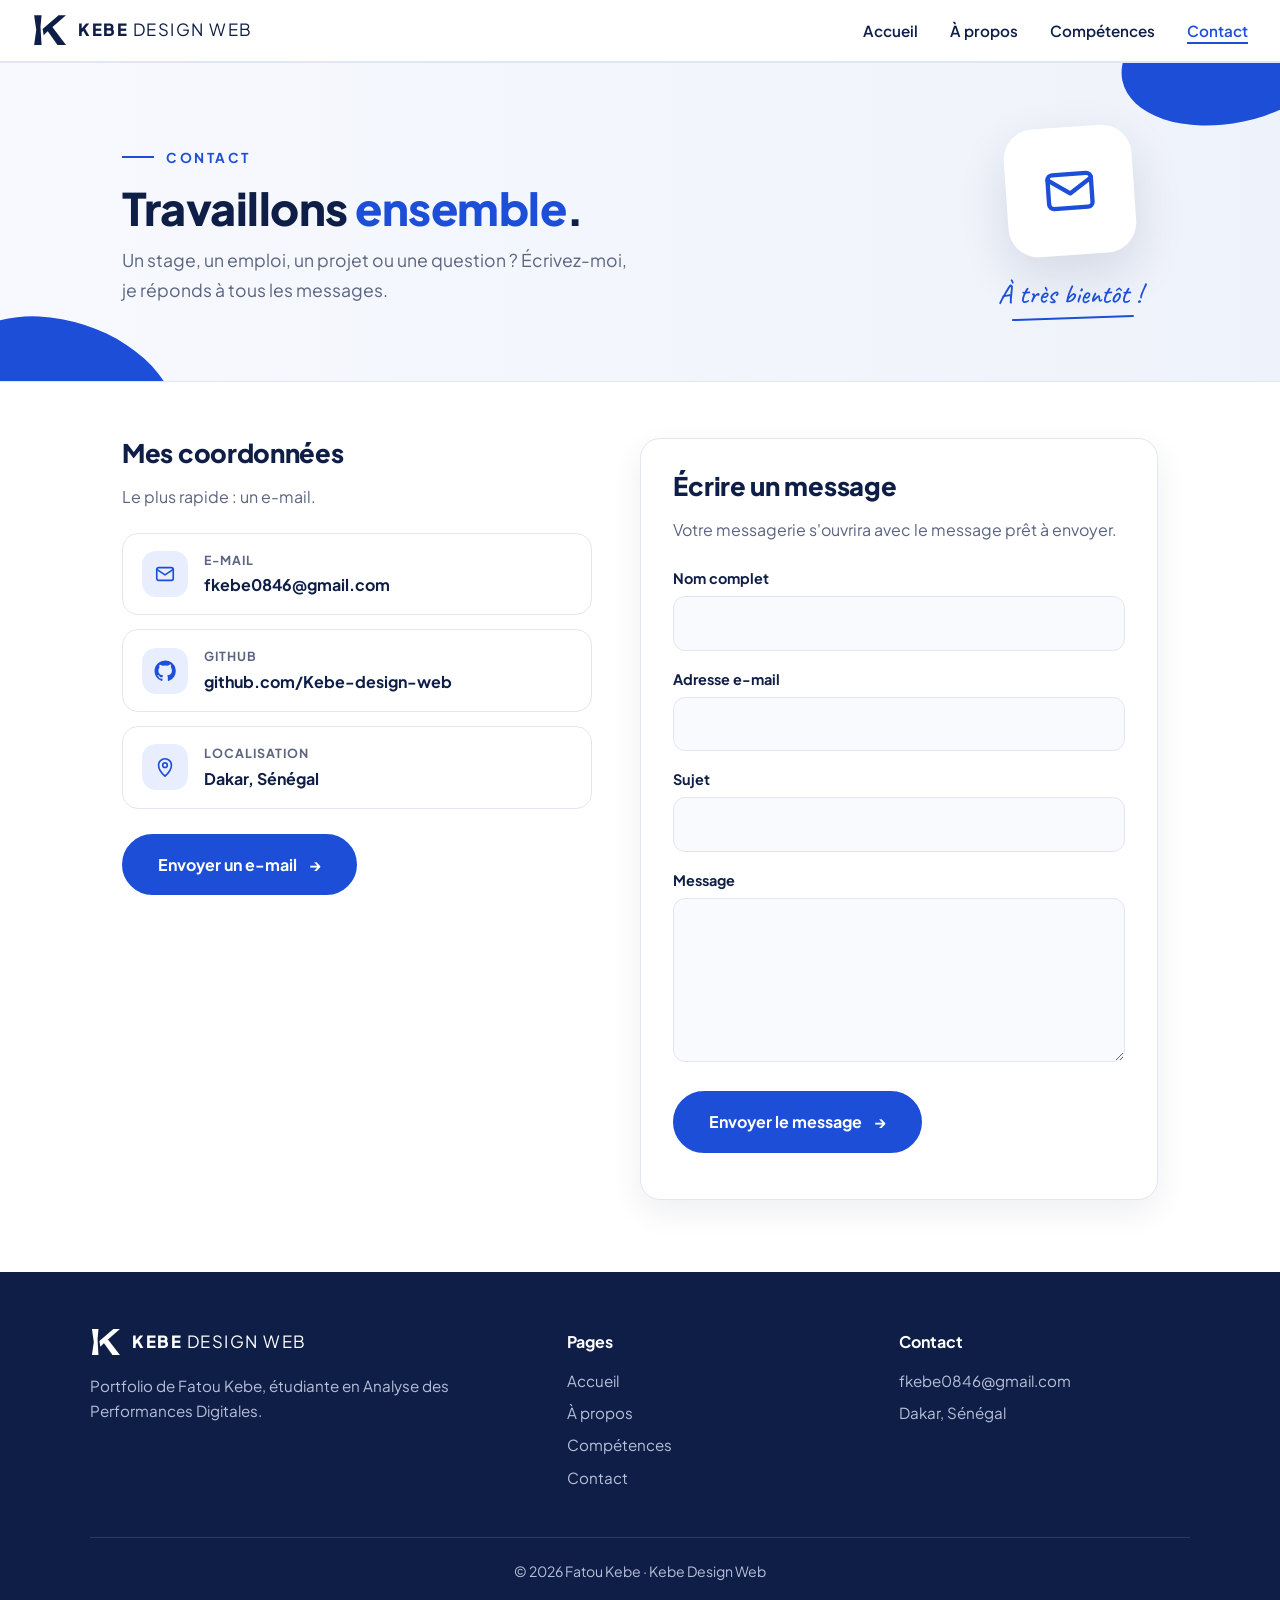
<file: contact.html>
<!DOCTYPE html>
<html lang="fr">
<head>
  <meta charset="UTF-8">
  <meta name="viewport" content="width=device-width, initial-scale=1.0">
  <title>Contact · Fatou Kebe, développeuse web et data à Dakar</title>
  <meta name="description" content="Contacter Fatou Kebe pour un emploi, un stage ou un projet en développement web, analyse de données ou ERP Odoo à Dakar, Sénégal.">
  <meta name="author" content="Fatou Kebe">
  <meta name="robots" content="index, follow">
  <link rel="canonical" href="https://kebe-design-web.github.io/mon-portfolio/contact.html">
  <meta property="og:type" content="website">
  <meta property="og:locale" content="fr_FR">
  <meta property="og:site_name" content="Kebe Design Web">
  <meta property="og:title" content="Contact · Fatou Kebe, développeuse web et data à Dakar">
  <meta property="og:description" content="Contacter Fatou Kebe pour un emploi, un stage ou un projet en développement web, analyse de données ou ERP Odoo à Dakar, Sénégal.">
  <meta property="og:url" content="https://kebe-design-web.github.io/mon-portfolio/contact.html">
  <meta property="og:image" content="https://kebe-design-web.github.io/mon-portfolio/images/apercu-partage.jpg">
  <meta property="og:image:width" content="1200">
  <meta property="og:image:height" content="630">
  <meta name="twitter:card" content="summary_large_image">
  <link rel="icon" href="images/logo-k.svg" type="image/svg+xml">
  <link rel="preconnect" href="https://fonts.googleapis.com">
  <link rel="preconnect" href="https://fonts.gstatic.com" crossorigin>
  <link href="https://fonts.googleapis.com/css2?family=Plus+Jakarta+Sans:wght@400;500;600;700;800&family=Caveat:wght@500;700&display=swap" rel="stylesheet">
  <link rel="stylesheet" href="style.css">
</head>
<body>

  <nav>
    <a href="index.html" class="logo"><img src="images/logo-k.svg" alt="" width="34" height="32"><span><b>KEBE</b> DESIGN WEB</span></a>
    <ul id="nav-links">
      <li><a href="index.html">Accueil</a></li>
      <li><a href="about.html">À propos</a></li>
      <li><a href="competences.html">Compétences</a></li>
      <li><a href="contact.html" aria-current="page">Contact</a></li>
    </ul>
    <div class="burger" id="burger" role="button" tabindex="0" aria-label="Ouvrir le menu">
      <span></span>
      <span></span>
      <span></span>
    </div>
  </nav>

  <header class="page-banner">
    <div class="pb-inner">
      <div class="pb-text">
        <span class="pb-kicker">Contact</span>
        <h1>Travaillons <span class="blue">ensemble</span>.</h1>
        <p>Un stage, un emploi, un projet ou une question ? Écrivez-moi, je réponds à tous les messages.</p>
      </div>
      <div class="pb-visual" aria-hidden="true">
        <div class="pb-card"><svg viewBox="0 0 24 24" fill="none" stroke="currentColor" stroke-width="1.8" stroke-linecap="round" stroke-linejoin="round"><rect x="3" y="5" width="18" height="14" rx="2"/><path d="M3 7l9 6 9-6"/></svg></div>
        <span class="pb-hand">À très bientôt !</span>
      </div>
    </div>
  </header>

  <section class="fade-in">
    <div class="contact-grid">
      <div>
        <h2>Mes coordonnées</h2>
        <p class="muted">Le plus rapide : un e-mail.</p>
        <div class="contact-list">
        <div class="contact-item"><span class="ci-icon"><svg viewBox="0 0 24 24" fill="none" stroke="currentColor" stroke-width="1.8" stroke-linecap="round" stroke-linejoin="round"><rect x="3" y="5" width="18" height="14" rx="2"/><path d="M3 7l9 6 9-6"/></svg></span><div><span class="ci-k">E-mail</span><a href="mailto:fkebe0846@gmail.com">fkebe0846@gmail.com</a></div></div>
        <div class="contact-item"><span class="ci-icon"><svg viewBox="0 0 24 24" fill="currentColor"><path d="M12 .5a11.5 11.5 0 0 0-3.6 22.4c.6.1.8-.3.8-.6v-2c-3.2.7-3.9-1.5-3.9-1.5-.5-1.3-1.3-1.7-1.3-1.7-1-.7.1-.7.1-.7 1.2.1 1.8 1.2 1.8 1.2 1 1.8 2.8 1.3 3.5 1 .1-.8.4-1.3.7-1.6-2.6-.3-5.3-1.3-5.3-5.7 0-1.3.5-2.3 1.2-3.1-.1-.3-.5-1.5.1-3.1 0 0 1-.3 3.3 1.2a11.4 11.4 0 0 1 6 0C17.3 4.6 18.3 5 18.3 5c.6 1.6.2 2.8.1 3.1.8.8 1.2 1.9 1.2 3.1 0 4.4-2.7 5.4-5.3 5.7.4.4.8 1.1.8 2.2v3.2c0 .3.2.7.8.6A11.5 11.5 0 0 0 12 .5z"/></svg></span><div><span class="ci-k">GitHub</span><a href="https://github.com/Kebe-design-web" target="_blank" rel="noopener">github.com/Kebe-design-web</a></div></div>
        <div class="contact-item"><span class="ci-icon"><svg viewBox="0 0 24 24" fill="none" stroke="currentColor" stroke-width="1.8" stroke-linecap="round" stroke-linejoin="round"><path d="M12 22s7-6.2 7-12a7 7 0 0 0-14 0c0 5.8 7 12 7 12z"/><circle cx="12" cy="10" r="2.5"/></svg></span><div><span class="ci-k">Localisation</span><span>Dakar, Sénégal</span></div></div>
        </div>
        <div class="contact-btns">
          <a class="btn" href="mailto:fkebe0846@gmail.com">Envoyer un e-mail <span class="arrow">→</span></a>
        </div>
      </div>
      <form class="contact-form" id="contact-form" novalidate>
        <h2>Écrire un message</h2>
        <p class="muted">Votre messagerie s'ouvrira avec le message prêt à envoyer.</p>
        <label for="f-nom">Nom complet</label>
        <input id="f-nom" name="nom" type="text" autocomplete="name" required>
        <label for="f-mail">Adresse e-mail</label>
        <input id="f-mail" name="email" type="email" autocomplete="email" required>
        <label for="f-sujet">Sujet</label>
        <input id="f-sujet" name="sujet" type="text" required>
        <label for="f-msg">Message</label>
        <textarea id="f-msg" name="message" rows="5" required></textarea>
        <button type="submit" class="btn">Envoyer le message <span class="arrow">→</span></button>
        <p class="form-note" id="form-note" role="status"></p>
      </form>
    </div>
  </section>

  <footer>
    <div class="footer-inner">
      <div class="footer-brand">
        <a href="index.html" class="logo logo-light"><img src="images/logo-k-blanc.svg" alt="" width="30" height="28"><span><b>KEBE</b> DESIGN WEB</span></a>
        <p>Portfolio de Fatou Kebe, étudiante en Analyse des Performances Digitales.</p>
      </div>
      <div>
        <h3>Pages</h3>
        <ul><li><a href="index.html">Accueil</a></li><li><a href="about.html">À propos</a></li><li><a href="competences.html">Compétences</a></li><li><a href="contact.html">Contact</a></li></ul>
      </div>
      <div>
        <h3>Contact</h3>
        <ul><li><a href="mailto:fkebe0846@gmail.com">fkebe0846@gmail.com</a></li><li>Dakar, Sénégal</li></ul>
      </div>
    </div>
    <p class="footer-bottom">&copy; <span id="year">2026</span> Fatou Kebe · Kebe Design Web</p>
  </footer>

  <script src="script.js"></script>
</body>
</html>
</file>
<file: style.css>
/* =========================================================
   Kebe Design Web · style aux couleurs de la bannière
   Bleu nuit #0F1E46 · bleu #1D4ED8 · blanc
   ========================================================= */
:root {
  --navy: #0F1E46;
  --blue: #1D4ED8;
  --blue-dark: #1740B5;
  --blue-soft: #E8EEFD;
  --bg: #F5F7FC;
  --text: #2A3350;
  --muted: #5B6480;
  --line: #E1E6F2;
}

* { margin: 0; padding: 0; box-sizing: border-box; }
html { scroll-behavior: smooth; }

body {
  font-family: 'Plus Jakarta Sans', 'Segoe UI', Arial, sans-serif;
  background: #fff;
  color: var(--text);
  line-height: 1.7;
}

img { display: block; max-width: 100%; }
.blue { color: var(--blue); }

/* ---------- Navigation ---------- */
nav {
  background: rgba(255, 255, 255, 0.95);
  backdrop-filter: blur(8px);
  border-bottom: 1px solid var(--line);
  padding: 0.9rem 2rem;
  display: flex;
  justify-content: space-between;
  align-items: center;
  position: sticky;
  top: 0;
  z-index: 100;
}

.logo { display: flex; align-items: center; gap: 12px; text-decoration: none; color: var(--navy); font-size: 1.05rem; letter-spacing: 1.5px; }
.logo b { font-weight: 800; }

nav ul { list-style: none; display: flex; gap: 2rem; }

nav ul a {
  color: var(--navy);
  text-decoration: none;
  font-weight: 600;
  font-size: 0.95rem;
  position: relative;
  transition: color 0.2s;
}
nav ul a::after {
  content: ''; position: absolute; bottom: -4px; left: 0;
  width: 0; height: 2px; background: var(--blue); transition: width 0.3s;
}
nav ul a:hover { color: var(--blue); }
nav ul a:hover::after { width: 100%; }

.burger { display: none; flex-direction: column; gap: 5px; cursor: pointer; padding: 6px; }
.burger span { width: 25px; height: 2px; background: var(--navy); transition: all 0.3s; }
.burger.active span:nth-child(1) { transform: translateY(7px) rotate(45deg); }
.burger.active span:nth-child(2) { opacity: 0; }
.burger.active span:nth-child(3) { transform: translateY(-7px) rotate(-45deg); }

/* ---------- Bannière d'accueil ---------- */
.hero {
  position: relative;
  overflow: hidden;
  min-height: 640px;
  display: flex;
  align-items: center;
  background: linear-gradient(90deg, #F7F9FE 0%, #F3F6FC 45%, #EEF2FA 100%);
}
/* vagues bleues dans les coins */
.hero::before, .hero::after {
  content: ''; position: absolute; z-index: 2; background: var(--blue); border-radius: 50%;
}
.hero::before { width: 260px; height: 150px; top: -80px; left: -70px; transform: rotate(-12deg); }
.hero::after { width: 300px; height: 200px; bottom: -120px; left: -90px; transform: rotate(18deg); }

.hero-photo {
  position: absolute; top: 0; right: 0; bottom: 0;
  width: 56%;
  background: url('images/banniere-bureau.jpg') right center / cover no-repeat;
  -webkit-mask-image: linear-gradient(90deg, transparent 0%, rgba(0,0,0,.35) 14%, #000 32%);
  mask-image: linear-gradient(90deg, transparent 0%, rgba(0,0,0,.35) 14%, #000 32%);
}

.hero-content {
  position: relative; z-index: 3;
  width: 100%; max-width: 1240px; margin: 0 auto; padding: 4rem 2rem;
}
.hero-content > * { max-width: 600px; }

.hero-brand { display: flex; align-items: center; gap: 22px; color: var(--navy); font-size: 1.7rem; letter-spacing: 3px; }
.hero-brand b { font-weight: 800; }
.hero-brand::after { content: none; }
.hero-brand + h1::before {
  content: ''; display: block; width: 48px; height: 2px; background: var(--blue); margin: 1.4rem 0 1.4rem;
}

.hero h1 {
  font-size: clamp(2.2rem, 4vw, 3.4rem);
  line-height: 1.15;
  font-weight: 800;
  color: var(--navy);
  letter-spacing: -0.5px;
  margin-bottom: 1.2rem;
}

.hero-sub { font-size: 1.15rem; color: var(--text); max-width: 540px !important; margin-bottom: 2rem; }

.hero-domains { list-style: none; display: flex; margin-bottom: 2.4rem; }
.hero-domains li {
  display: flex; flex-direction: column; align-items: center; text-align: center;
  font-size: 0.95rem; line-height: 1.3; color: var(--navy); padding: 0 1.4rem;
  border-left: 1px solid #CBD3E6;
}
.hero-domains li:first-child { padding-left: 0; border-left: 0; }
.hero-domains svg { width: 34px; height: 34px; margin-bottom: 0.5rem; color: var(--navy); }

.hero-btns { display: flex; gap: 1rem; flex-wrap: wrap; }

/* ---------- Boutons ---------- */
.btn {
  display: inline-flex; align-items: center; gap: 12px;
  background: var(--blue); color: #fff;
  padding: 15px 34px; border-radius: 999px;
  text-decoration: none; font-weight: 700; font-size: 1rem;
  border: 2px solid var(--blue);
  transition: background 0.2s, transform 0.2s, color 0.2s;
}
.btn:hover { background: var(--blue-dark); border-color: var(--blue-dark); transform: translateY(-2px); }
.btn-outline { background: #fff; color: var(--navy); border-color: var(--blue); }
.btn-outline:hover { background: var(--blue); color: #fff; }
.arrow { display: inline-block; transition: transform 0.4s ease; }

/* ---------- Bannières de section ---------- */
.page-banner {
  position: relative; overflow: hidden;
  background: linear-gradient(90deg, #F7F9FE 0%, #EEF2FA 100%);
  border-top: 1px solid var(--line);
  border-bottom: 1px solid var(--line);
  scroll-margin-top: 70px;
}
.page-banner::before {
  content: ''; position: absolute; width: 220px; height: 130px; top: -70px; right: -60px;
  background: var(--blue); border-radius: 50%; transform: rotate(-12deg);
}
.page-banner::after {
  content: ''; position: absolute; width: 240px; height: 160px; bottom: -100px; left: -60px;
  background: var(--blue); border-radius: 50%; transform: rotate(18deg);
}

.pb-inner {
  position: relative; z-index: 1;
  max-width: 1100px; margin: 0 auto; padding: 4rem 2rem;
  display: flex; align-items: center; justify-content: space-between; gap: 3rem;
}
.pb-kicker {
  display: inline-flex; align-items: center; gap: 12px;
  font-size: 0.85rem; font-weight: 700; letter-spacing: 2.5px; text-transform: uppercase; color: var(--blue);
  margin-bottom: 0.8rem;
}
.pb-kicker::before { content: ''; width: 32px; height: 2px; background: var(--blue); }
.pb-text h1, .pb-text h2 { font-size: clamp(2rem, 3.6vw, 2.8rem); line-height: 1.15; font-weight: 800; color: var(--navy); margin-bottom: 0.8rem; letter-spacing: -0.5px; }
.pb-text p { color: var(--muted); font-size: 1.1rem; max-width: 520px; }

.pb-visual { position: relative; flex: none; display: flex; flex-direction: column; align-items: center; gap: 1rem; padding-right: 1rem; }
.pb-card {
  width: 128px; height: 128px; border-radius: 30px; background: #fff;
  display: grid; place-items: center; color: var(--blue);
  box-shadow: 0 20px 50px rgba(15, 30, 70, 0.12);
  transform: rotate(-4deg);
}
.pb-card svg { width: 58px; height: 58px; }
.pb-hand { font-family: 'Caveat', 'Bradley Hand', 'Segoe Print', cursive; font-size: 1.7rem; font-weight: 500; color: var(--blue); white-space: nowrap; position: relative; }
.pb-hand::after { content: ''; position: absolute; left: 10%; right: 5%; bottom: -2px; height: 2px; background: var(--blue); border-radius: 2px; transform: rotate(-2deg); }

.page-banner .pb-text, .page-banner .pb-visual { opacity: 0; transform: translateY(24px); transition: opacity 0.7s ease, transform 0.7s ease; }
.page-banner .pb-visual { transition-delay: 0.15s; }
.page-banner.visible .pb-text, .page-banner.visible .pb-visual { opacity: 1; transform: none; }

/* ---------- Sections ---------- */
section {
  max-width: 1100px;
  margin: 3.5rem auto 4.5rem;
  padding: 0 2rem;
}
section > p { font-size: 1.05rem; }

.fade-in { opacity: 0; transform: translateY(40px); transition: opacity 0.7s ease, transform 0.7s ease; }
.fade-in.visible { opacity: 1; transform: translateY(0); }

/* ---------- Compétences ---------- */
.skills-grid {
  display: grid;
  grid-template-columns: repeat(auto-fit, minmax(200px, 1fr));
  gap: 1.2rem;
}
.skill-card {
  background: #fff;
  border: 1px solid var(--line);
  border-radius: 16px;
  padding: 1.6rem;
  text-align: center;
  transition: transform 0.3s, box-shadow 0.3s;
  cursor: pointer;
  box-shadow: 0 6px 20px rgba(15, 30, 70, 0.05);
}
.skill-card:hover { box-shadow: 0 16px 36px rgba(29, 78, 216, 0.12); }
.skill-card .skill-icon { font-size: 1.3rem; font-weight: 800; color: var(--navy); margin-bottom: 0.8rem; }
.progress-bar { background: var(--blue-soft); border-radius: 10px; height: 8px; margin-bottom: 0.5rem; overflow: hidden; }
.progress { height: 100%; background: var(--blue); border-radius: 10px; width: 0; transition: width 1.5s ease; }
.skill-card p { font-size: 0.9rem; color: var(--muted); }

/* ---------- Contact ---------- */
.contact p { margin-bottom: 0.8rem; font-size: 1.05rem; }
.contact a { color: var(--navy); font-weight: 700; text-decoration: none; transition: color 0.2s; }
.contact a:hover { color: var(--blue); }

/* ---------- Pied de page ---------- */


/* ---------- Responsive ---------- */
@media (max-width: 980px) {
  .hero { flex-direction: column; min-height: 0; }
  .hero-photo {
    position: relative; width: 100%; height: 320px; order: 2;
    -webkit-mask-image: linear-gradient(180deg, transparent 0%, #000 18%);
    mask-image: linear-gradient(180deg, transparent 0%, #000 18%);
  }
  .hero-content { padding: 3.5rem 1.5rem 1rem; }
}

@media (max-width: 700px) {
  nav { padding: 0.8rem 1.2rem; }
  nav ul {
    display: none; flex-direction: column; position: absolute;
    top: 100%; left: 0; right: 0; background: #fff;
    padding: 1rem 1.5rem 1.4rem; gap: 1rem; border-bottom: 1px solid var(--line);
    box-shadow: 0 12px 24px rgba(15, 30, 70, 0.08);
  }
  nav ul.open { display: flex; }
  .burger { display: flex; }
  .logo { font-size: 0.95rem; }

  .hero::before { width: 160px; height: 90px; top: -50px; left: -50px; }
  .hero::after { display: none; }
  .hero-brand { font-size: 1.2rem; gap: 14px; }
  .hero-brand img { width: 40px; height: auto; }
  .hero-sub { font-size: 1.02rem; }
  .hero-domains { display: grid; grid-template-columns: repeat(4, 1fr); }
  .hero-domains li { padding: 0 0.3rem; font-size: 0.78rem; }
  .hero-domains li:first-child { padding-left: 0.3rem; }
  .hero-domains svg { width: 28px; height: 28px; }
  .hero-btns .btn { width: 100%; justify-content: center; }
  .hero-photo { height: 240px; }

  .pb-inner { flex-direction: column; align-items: flex-start; padding: 3rem 1.5rem; gap: 1.8rem; }
  .pb-visual { flex-direction: row; gap: 1.2rem; padding: 0; }
  .pb-card { width: 76px; height: 76px; border-radius: 20px; }
  .pb-card svg { width: 36px; height: 36px; }
  .pb-hand { font-size: 1.4rem; }
  .page-banner::before { width: 140px; height: 80px; top: -45px; }
  .page-banner::after { width: 150px; height: 100px; bottom: -70px; }

  section { padding: 0 1.5rem; margin: 2.5rem auto 3.5rem; }
}

@media (prefers-reduced-motion: reduce) {
  html { scroll-behavior: auto; }
  * { transition: none !important; animation: none !important; }
  .fade-in, .page-banner .pb-text, .page-banner .pb-visual { opacity: 1; transform: none; }
}
@media (max-width: 700px) {
  .pb-hand { white-space: normal; font-size: 1.35rem; line-height: 1.2; }
  .pb-visual { align-items: center; max-width: 100%; }
  .hero-domains li { font-size: 0.74rem; }
}
@media (max-width: 700px) { .pb-hand::after { display: none; } }

/* =========================================================
   Pages : accueil, à propos, compétences, contact
   ========================================================= */
nav ul a[aria-current="page"] { color: var(--blue); }
nav ul a[aria-current="page"]::after { width: 100%; }
.muted { color: var(--muted); }
section h2, .sec-title { font-size: 1.6rem; font-weight: 800; color: var(--navy); line-height: 1.2; margin-bottom: 0.9rem; letter-spacing: -0.3px; }
section > .pb-kicker { margin-bottom: 0.5rem; }

/* ----- Accueil : cartes vers les pages ----- */
.home-intro { margin-top: 4.5rem; }
.home-cards { display: grid; grid-template-columns: repeat(3, 1fr); gap: 1.4rem; margin-top: 1.6rem; }
.home-card {
  display: flex; flex-direction: column; text-decoration: none; color: inherit;
  background: #fff; border: 1px solid var(--line); border-radius: 20px; padding: 2rem;
  box-shadow: 0 8px 24px rgba(15, 30, 70, 0.05);
  transition: transform 0.3s, box-shadow 0.3s, border-color 0.3s;
}
.home-card:hover { border-color: #BCCBF5; box-shadow: 0 20px 44px rgba(29, 78, 216, 0.13); }
.hc-icon { width: 56px; height: 56px; border-radius: 16px; background: var(--blue-soft); color: var(--blue); display: grid; place-items: center; margin-bottom: 1.2rem; }
.hc-icon svg { width: 28px; height: 28px; }
.home-card h3 { font-size: 1.25rem; color: var(--navy); margin-bottom: 0.4rem; }
.home-card p { color: var(--muted); margin-bottom: 1.2rem; }
.hc-link { margin-top: auto; font-weight: 700; color: var(--blue); }
.home-card:hover .arrow { transform: translateX(4px); }

/* ----- À propos ----- */
.about-grid { display: grid; grid-template-columns: 1.25fr 1fr; gap: 3rem; align-items: start; }
.about-text h2 { margin-top: 2rem; }
.about-text h2:first-child { margin-top: 0; }
.about-text p { margin-bottom: 1rem; font-size: 1.05rem; }
.about-side { background: #fff; border: 1px solid var(--line); border-radius: 20px; padding: 2rem; box-shadow: 0 8px 24px rgba(15, 30, 70, 0.05); }
.timeline { list-style: none; border-left: 2px solid var(--line); margin-top: 1.2rem; }
.timeline li { position: relative; padding: 0 0 1.4rem 1.5rem; }
.timeline li:last-child { padding-bottom: 0; }
.timeline li::before { content: ''; position: absolute; left: -7px; top: 7px; width: 12px; height: 12px; border-radius: 50%; background: var(--blue); box-shadow: 0 0 0 4px var(--blue-soft); }
.timeline .yr { display: block; font-size: 0.8rem; font-weight: 700; color: var(--blue); letter-spacing: 0.5px; }
.timeline b { display: block; color: var(--navy); overflow-wrap: anywhere; }
.timeline p { color: var(--muted); font-size: 0.92rem; }

.facts { display: grid; grid-template-columns: repeat(3, 1fr); gap: 1.4rem; margin: 3rem 0; }
.facts div { background: #fff; border: 1px solid var(--line); border-radius: 20px; padding: 1.6rem; text-align: center; }
.facts b { display: block; font-size: 2.2rem; font-weight: 800; color: var(--blue); line-height: 1.1; }
.facts span { color: var(--muted); font-size: 0.95rem; }

.cta-band {
  position: relative; overflow: hidden;
  background: var(--navy); color: #fff; border-radius: 24px; padding: 2.6rem 3rem;
  display: flex; align-items: center; justify-content: space-between; gap: 2rem; flex-wrap: wrap;
}
.cta-band::after { content: ''; position: absolute; width: 220px; height: 140px; right: -60px; bottom: -80px; background: var(--blue); border-radius: 50%; transform: rotate(18deg); }
.cta-band h2 { color: #fff; margin-bottom: 0.3rem; }
.cta-band p { color: #B7C0DA; }
.cta-btns { position: relative; z-index: 1; display: flex; gap: 0.8rem; flex-wrap: wrap; }
.btn-white { background: #fff; color: var(--navy); border-color: #fff; }
.btn-white:hover { background: var(--blue-soft); border-color: var(--blue-soft); color: var(--navy); }
.btn-ghost-light { background: transparent; color: #fff; border-color: rgba(255, 255, 255, 0.5); }
.btn-ghost-light:hover { background: #fff; color: var(--navy); border-color: #fff; }

/* ----- Compétences ----- */
.skill-domains { display: grid; grid-template-columns: repeat(3, 1fr); gap: 1.4rem; }
.skill-domain {
  display: flex; flex-direction: column;
  background: #fff; border: 1px solid var(--line); border-radius: 20px; padding: 1.8rem;
  box-shadow: 0 8px 24px rgba(15, 30, 70, 0.05);
  transition: transform 0.3s, box-shadow 0.3s, border-color 0.3s;
}
.skill-domain:hover { border-color: #BCCBF5; box-shadow: 0 20px 44px rgba(29, 78, 216, 0.12); }
.sd-head { display: flex; align-items: center; gap: 14px; margin-bottom: 0.9rem; }
.sd-icon { flex: none; width: 48px; height: 48px; border-radius: 14px; background: var(--blue-soft); color: var(--blue); display: grid; place-items: center; }
.sd-icon svg { width: 25px; height: 25px; }
.skill-domain h3 { font-size: 1.12rem; color: var(--navy); line-height: 1.25; }
.skill-domain > p { color: var(--muted); font-size: 0.95rem; margin-bottom: 1.2rem; }
.tags { list-style: none; display: flex; flex-wrap: wrap; gap: 7px; margin-top: auto; }
.tags li { font-size: 0.8rem; font-weight: 600; color: var(--navy); background: var(--blue-soft); padding: 4px 12px; border-radius: 999px; }

.skills-extra { display: grid; grid-template-columns: 1fr 1fr; gap: 1.4rem; margin-top: 1.4rem; }
.extra-card { background: #fff; border: 1px solid var(--line); border-radius: 20px; padding: 1.8rem; }
.extra-card h2 { font-size: 1.2rem; }
.extra-card.dark { background: var(--navy); border-color: var(--navy); }
.extra-card.dark h2 { color: #fff; }
.extra-card.dark .tags { margin-top: 0.4rem; }
.extra-card.dark .tags li { background: rgba(255, 255, 255, 0.1); color: #fff; }
.langs { list-style: none; }
.langs li { display: flex; justify-content: space-between; gap: 1rem; padding: 0.55rem 0; border-bottom: 1px solid var(--line); }
.langs li:last-child { border-bottom: 0; }
.langs b { color: var(--navy); }
.langs span { color: var(--muted); }

.modules { width: 100%; border-collapse: separate; border-spacing: 0; background: #fff; border: 1px solid var(--line); border-radius: 20px; overflow: hidden; margin-top: 0.6rem; }
.modules th, .modules td { text-align: left; vertical-align: top; padding: 1rem 1.4rem; border-bottom: 1px solid var(--line); }
.modules tr:last-child th, .modules tr:last-child td { border-bottom: 0; }
.modules th { width: 28%; color: var(--navy); background: #F7F9FE; font-weight: 700; }
.modules td { color: var(--muted); }

/* ----- Contact ----- */
.contact-grid { display: grid; grid-template-columns: 1fr 1.1fr; gap: 3rem; align-items: start; }
.contact-grid > div > .muted, .contact-form > .muted { margin-bottom: 1.4rem; }
.contact-list { display: grid; gap: 0.9rem; }
.contact-item { display: flex; align-items: center; gap: 1rem; background: #fff; border: 1px solid var(--line); border-radius: 16px; padding: 1rem 1.2rem; transition: border-color 0.2s, box-shadow 0.2s; }
.contact-item:hover { border-color: #BCCBF5; box-shadow: 0 12px 28px rgba(29, 78, 216, 0.1); }
.ci-icon { flex: none; width: 46px; height: 46px; border-radius: 14px; background: var(--blue-soft); color: var(--blue); display: grid; place-items: center; }
.ci-icon svg { width: 22px; height: 22px; }
.ci-k { display: block; font-size: 0.78rem; font-weight: 700; letter-spacing: 1px; text-transform: uppercase; color: var(--muted); }
.contact-item a, .contact-item span:not(.ci-k):not(.ci-icon) { color: var(--navy); font-weight: 700; text-decoration: none; overflow-wrap: anywhere; }
.contact-item a:hover { color: var(--blue); }
.contact-btns { display: flex; gap: 0.8rem; flex-wrap: wrap; margin-top: 1.6rem; }

.contact-form { background: #fff; border: 1px solid var(--line); border-radius: 20px; padding: 2rem; box-shadow: 0 12px 32px rgba(15, 30, 70, 0.07); }
.contact-form label { display: block; font-weight: 700; font-size: 0.9rem; color: var(--navy); margin: 1rem 0 0.35rem; }
.contact-form input, .contact-form textarea {
  width: 100%; font: inherit; color: var(--text); background: #F9FAFD;
  padding: 0.8rem 1rem; border: 1.5px solid var(--line); border-radius: 12px; transition: border-color 0.2s, box-shadow 0.2s;
}
.contact-form textarea { resize: vertical; min-height: 130px; }
.contact-form input:focus, .contact-form textarea:focus { outline: none; border-color: var(--blue); box-shadow: 0 0 0 4px var(--blue-soft); background: #fff; }
.contact-form .btn { margin-top: 1.4rem; cursor: pointer; font: inherit; font-weight: 700; }
.form-note { margin-top: 0.9rem; font-size: 0.9rem; }
.form-note.error { color: #B42323; }
.form-note.ok { color: var(--blue); }

/* ----- Pied de page ----- */
footer { background: var(--navy); color: #B7C0DA; padding: 3.5rem 2rem 1.6rem; font-size: 0.95rem; }
.footer-inner { max-width: 1100px; margin: 0 auto; display: grid; grid-template-columns: 1.5fr 1fr 1fr; gap: 2.5rem; }
.logo-light { color: #fff; margin-bottom: 1rem; }
.footer-brand p { max-width: 36ch; }
footer h3 { color: #fff; font-size: 1rem; margin-bottom: 0.8rem; }
footer ul { list-style: none; }
footer li { margin-bottom: 0.4rem; }
footer a { color: #B7C0DA; text-decoration: none; }
footer a:hover { color: #fff; }
.footer-bottom { max-width: 1100px; margin: 2.5rem auto 0; padding-top: 1.4rem; border-top: 1px solid rgba(255, 255, 255, 0.12); text-align: center; font-size: 0.88rem; }

/* ----- Responsive des pages ----- */
@media (max-width: 980px) {
  .home-cards, .skill-domains { grid-template-columns: 1fr 1fr; }
  .about-grid, .contact-grid { grid-template-columns: 1fr; gap: 2.2rem; }
}
@media (max-width: 700px) {
  .home-cards, .skill-domains, .skills-extra, .facts { grid-template-columns: 1fr; }
  .facts { gap: 0.9rem; }
  .cta-band { padding: 2rem 1.5rem; }
  .cta-btns .btn, .contact-btns .btn { flex: 1; justify-content: center; }
  .contact-form, .about-side { padding: 1.5rem; }
  .modules th, .modules td { display: block; width: 100%; }
  .modules th { border-bottom: 0; padding-bottom: 0.2rem; }
  .footer-inner { grid-template-columns: 1fr; gap: 1.8rem; }
}
@media (max-width: 700px) {
  .contact-btns, .cta-btns { flex-direction: column; width: 100%; }
  .cta-btns .btn, .contact-btns .btn { width: 100%; padding: 14px 24px; }
}

/* ----- Compétences : version détaillée ----- */
.key-skills { list-style: none; display: grid; grid-template-columns: repeat(4, 1fr); gap: 1rem; margin: 1.2rem 0 1.6rem; }
.key-skills li { background: #fff; border: 1px solid var(--line); border-left: 4px solid var(--blue); border-radius: 14px; padding: 0.9rem 1.1rem; }
.key-skills b { display: block; color: var(--navy); font-size: 1.05rem; }
.key-skills span { color: var(--muted); font-size: 0.85rem; }
.jump { display: flex; flex-wrap: wrap; gap: 0.5rem; }
.jump a { font-size: 0.85rem; font-weight: 600; color: var(--navy); text-decoration: none; background: #fff; border: 1px solid var(--line); padding: 6px 14px; border-radius: 999px; transition: all 0.2s; }
.jump a:hover { background: var(--blue); color: #fff; border-color: var(--blue); }
.skill-domains.two { grid-template-columns: repeat(2, 1fr); }
.skill-domain { scroll-margin-top: 90px; }
.skill-domain .sd-head { align-items: flex-start; margin-bottom: 1.2rem; }
.skill-domain .sd-head p { color: var(--muted); font-size: 0.92rem; margin-top: 0.2rem; }
.sd-group { margin-bottom: 1rem; }
.sd-group .tags { margin-top: 0.4rem; }
.sd-label { display: block; font-size: 0.75rem; font-weight: 700; letter-spacing: 1px; text-transform: uppercase; color: var(--blue); }
.sd-real { margin-top: auto; padding-top: 1rem; border-top: 1px dashed var(--line); }
.sd-real ul { list-style: none; margin-top: 0.4rem; }
.sd-real li { position: relative; padding-left: 1.2rem; font-size: 0.9rem; color: var(--text); margin-bottom: 0.3rem; }
.sd-real li::before { content: ''; position: absolute; left: 0; top: 0.6rem; width: 7px; height: 7px; border-radius: 50%; background: var(--blue); }
#erp { border: 2px solid var(--blue); box-shadow: 0 16px 40px rgba(29, 78, 216, 0.12); }
@media (max-width: 980px) { .key-skills { grid-template-columns: repeat(2, 1fr); } }
@media (max-width: 700px) { .skill-domains.two { grid-template-columns: 1fr; } .key-skills { grid-template-columns: 1fr 1fr; } }

/* ----- Bannière de la page Compétences ----- */
.skills-hero { min-height: 560px; display: flex; align-items: center; }
.skills-hero::before { top: -90px; right: auto; left: 52%; width: 300px; height: 160px; z-index: 0; }
.skills-hero::after { bottom: -110px; left: -80px; width: 320px; height: 220px; }
.skh-photo {
  position: absolute; top: 0; right: 0; bottom: 0; width: 36%;
  background: url('images/banniere-competences.jpg') left center / cover no-repeat;
  -webkit-mask-image: linear-gradient(90deg, transparent 0%, #000 28%);
  mask-image: linear-gradient(90deg, transparent 0%, #000 28%);
}
.skh-inner {
  position: relative; z-index: 1; width: 100%; max-width: 1400px; margin: 0 auto;
  padding: 3.5rem 2rem; display: grid; grid-template-columns: 1.05fr 1fr; gap: 2.5rem; align-items: center;
  padding-right: 36%;
}
.skh-brand { display: flex; align-items: center; gap: 14px; color: var(--navy); margin-bottom: 2.2rem; }
.skh-brand span { display: block; font-size: 1.45rem; letter-spacing: 2px; line-height: 1.1; }
.skh-brand b { font-weight: 800; }
.skh-brand small { display: block; font-size: 0.66rem; letter-spacing: 3px; text-transform: uppercase; color: var(--muted); margin-top: 4px; }
.skh-kicker { flex-direction: row-reverse; letter-spacing: 4px; }
.skh-kicker::before { width: 48px; }
.skills-hero h1 { font-size: clamp(2rem, 3.2vw, 2.9rem); }
.skills-hero .pb-text p { color: var(--text); font-size: 1.05rem; max-width: 520px; }
.skh-motto { display: inline-flex; align-items: center; gap: 14px; margin-top: 2.4rem; font-size: 0.78rem; letter-spacing: 3px; text-transform: uppercase; color: var(--muted); }
.skh-motto::before { content: ''; width: 84px; height: 2px; background: var(--blue); }
.skh-cards { display: grid !important; grid-template-columns: 1fr 1fr; gap: 1rem; padding: 0 !important; align-items: stretch !important; }
.skh-card {
  background: rgba(255, 255, 255, 0.85); backdrop-filter: blur(6px);
  border: 1px solid var(--line); border-radius: 22px; padding: 1.5rem;
  box-shadow: 0 14px 34px rgba(15, 30, 70, 0.06);
  transition: transform 0.3s, box-shadow 0.3s;
}
.skh-card:hover { transform: translateY(-4px); box-shadow: 0 20px 44px rgba(15, 30, 70, 0.12); }
.skh-ic { width: 54px; height: 54px; border-radius: 14px; display: grid; place-items: center; color: #fff; margin-bottom: 1rem; }
.skh-ic svg { width: 28px; height: 28px; }
.skh-card h3 { color: var(--navy); font-size: 1.08rem; margin-bottom: 0.3rem; }
.skh-card p { color: var(--muted); font-size: 0.9rem; line-height: 1.5; }

@media (max-width: 1180px) {
  .skh-photo { display: none; }
  .skh-inner { padding-right: 2rem; max-width: 1100px; }
  .skills-hero::before { left: auto; right: -60px; }
}
@media (max-width: 860px) {
  .skh-inner { grid-template-columns: 1fr; padding: 3rem 1.5rem; }
  .skills-hero::after { width: 180px; height: 120px; bottom: -70px; }
}
@media (max-width: 480px) {
  .skh-cards { grid-template-columns: 1fr; }
  .skh-brand span { font-size: 1.15rem; }
}
/* ajustements bannière Compétences */
.skills-hero::before { left: auto; right: -70px; top: -100px; width: 280px; height: 150px; }
.skills-hero::after { width: 220px; height: 150px; bottom: -105px; left: -70px; }
.skh-photo { width: 33%; }
.skh-inner { padding-right: calc(33% + 1rem); grid-template-columns: 1fr 1.05fr; gap: 2rem; }
.skh-card { padding: 1.25rem 1.3rem; }
.skh-ic { width: 46px; height: 46px; border-radius: 12px; margin-bottom: 0.8rem; }
.skh-ic svg { width: 24px; height: 24px; }
.skh-card h3 { font-size: 1rem; }
.skh-card p { font-size: 0.84rem; }
@media (max-width: 1180px) { .skh-inner { padding-right: 2rem; } }
@media (max-width: 860px) {
  .skh-inner { grid-template-columns: 1fr; padding: 3rem 1.5rem; gap: 2rem; }
  .skh-brand { margin-bottom: 1.6rem; }
}
@media (max-width: 480px) {
  .skh-cards { grid-template-columns: 1fr 1fr; gap: 0.7rem; }
  .skh-card { padding: 1rem; border-radius: 16px; }
  .skh-card h3 { font-size: 0.92rem; }
  .skh-card p { font-size: 0.78rem; }
  .skh-brand small { letter-spacing: 1.5px; font-size: 0.6rem; }
  .skh-motto { letter-spacing: 2px; }
  .skh-motto::before { width: 40px; }
}
.home-lead { color: var(--muted); font-size: 1.08rem; max-width: 760px; margin-bottom: 0.4rem; }
</file>
